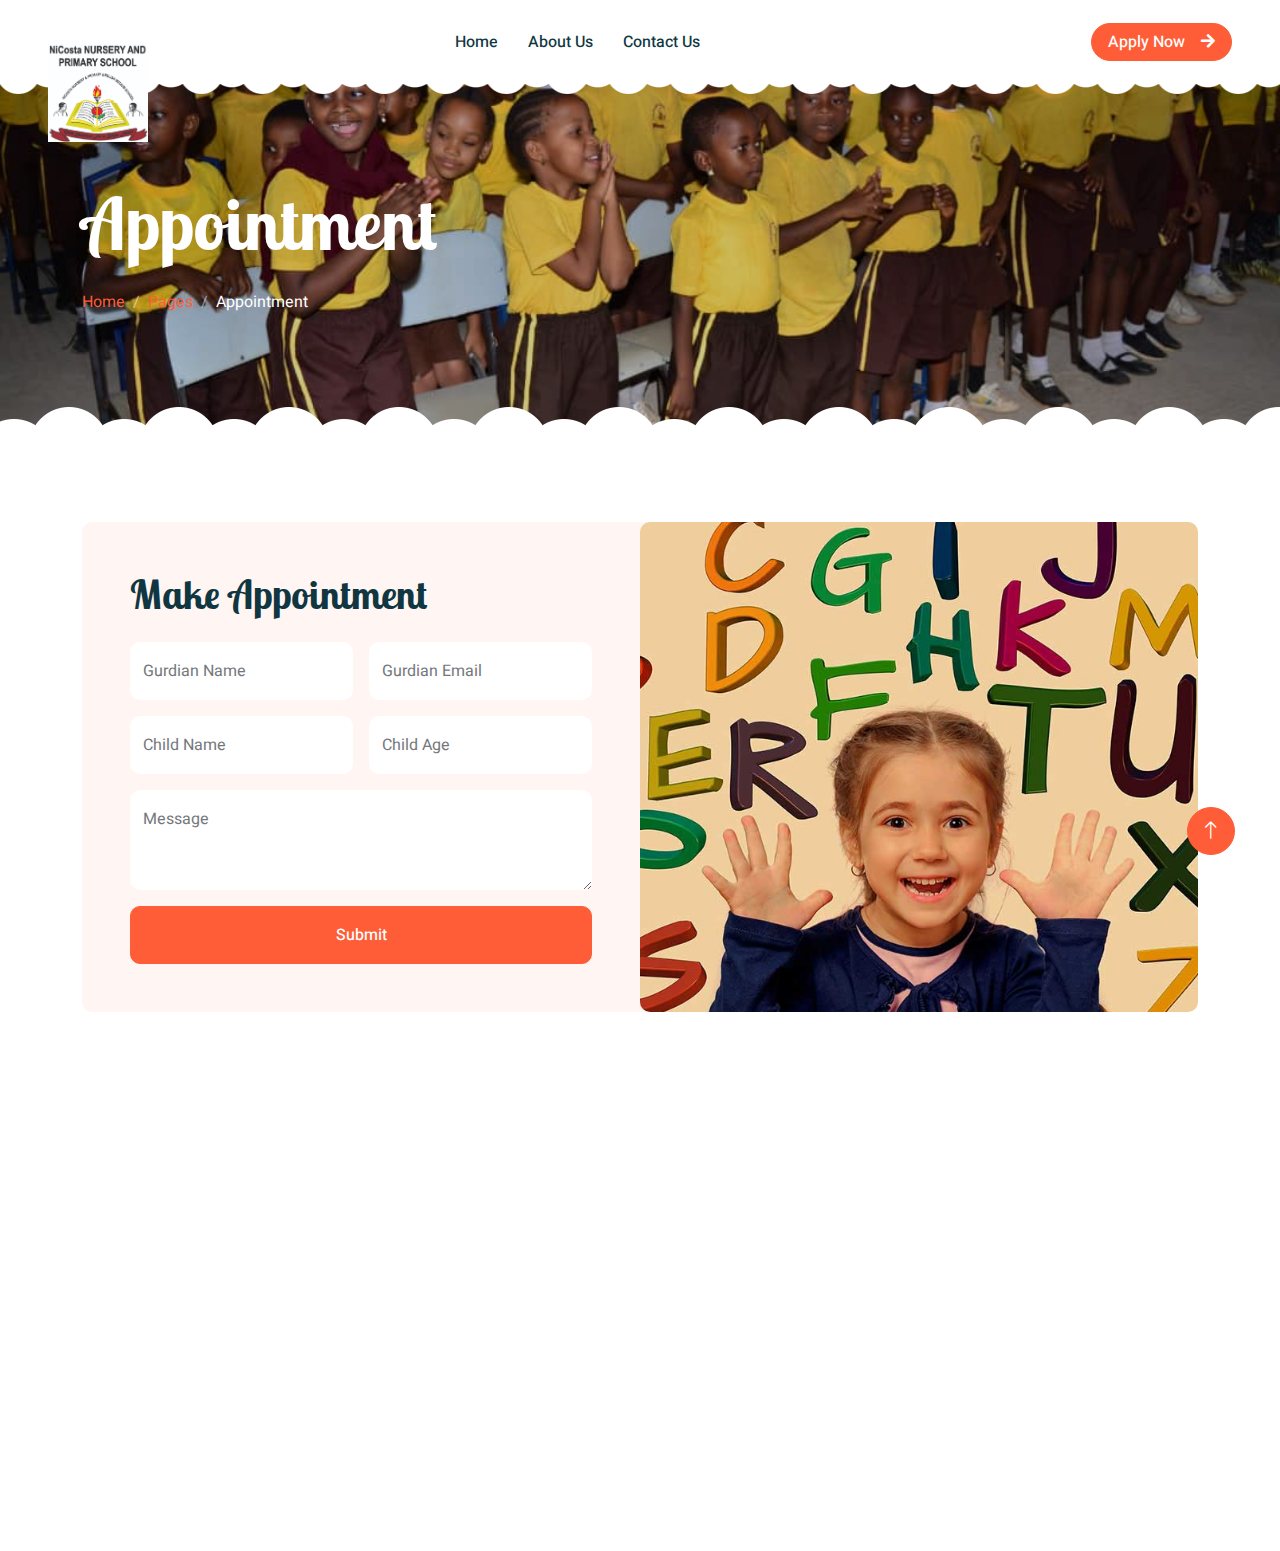
<file: appointment.html>
<!DOCTYPE html>
<html lang="en">

<head>
    <meta charset="utf-8">
    <title>Kider - Preschool Website Template</title>
    <meta content="width=device-width, initial-scale=1.0" name="viewport">
    <meta content="" name="keywords">
    <meta content="" name="description">

    <!-- Favicon -->
    <link href="img/favicon.ico" rel="icon">

    <!-- Google Web Fonts -->
    <link rel="preconnect" href="https://fonts.googleapis.com">
    <link rel="preconnect" href="https://fonts.gstatic.com" crossorigin>
    <link href="https://fonts.googleapis.com/css2?family=Heebo:wght@400;500;600&family=Inter:wght@600&family=Lobster+Two:wght@700&display=swap" rel="stylesheet">
    
    <!-- Icon Font Stylesheet -->
    <link href="https://cdnjs.cloudflare.com/ajax/libs/font-awesome/5.10.0/css/all.min.css" rel="stylesheet">
    <link href="https://cdn.jsdelivr.net/npm/bootstrap-icons@1.4.1/font/bootstrap-icons.css" rel="stylesheet">

    <!-- Libraries Stylesheet -->
    <link href="lib/animate/animate.min.css" rel="stylesheet">
    <link href="lib/owlcarousel/assets/owl.carousel.min.css" rel="stylesheet">

    <!-- Customized Bootstrap Stylesheet -->
    <link href="css/bootstrap.min.css" rel="stylesheet">

    <!-- Template Stylesheet -->
    <link href="css/style.css" rel="stylesheet">
</head>

<body>
    <div class="container-xxl bg-white p-0">
        <!-- Spinner Start -->
        <div id="spinner" class="show bg-white position-fixed translate-middle w-100 vh-100 top-50 start-50 d-flex align-items-center justify-content-center">
            <div class="spinner-border text-primary" style="width: 3rem; height: 3rem;" role="status">
                <span class="sr-only">Loading...</span>
            </div>
        </div>
        <!-- Spinner End -->


        <!-- Navbar Start -->
        <nav class="navbar navbar-expand-lg bg-white navbar-light sticky-top px-4 px-lg-5 py-lg-0">
            <a href="index.html" class="navbar-brand">
                <img src="img/logo.jpg" alt="Logo" class="logo">
            </a>
            <button type="button" class="navbar-toggler" data-bs-toggle="collapse" data-bs-target="#navbarCollapse">
                <span class="navbar-toggler-icon"></span>
            </button>
            <div class="collapse navbar-collapse" id="navbarCollapse">
                <div class="navbar-nav mx-auto">
                    <a href="index.html" class="nav-item nav-link">Home</a>
                    <a href="about.html" class="nav-item nav-link">About Us</a>
                   
                    <a href="contact.html" class="nav-item nav-link">Contact Us</a>
                </div>
                <a href="" class="btn btn-primary rounded-pill px-3 d-none d-lg-block">Apply Now<i class="fa fa-arrow-right ms-3"></i></a>
            </div>
        </nav>
        <!-- Navbar End -->


        <!-- Page Header End -->
        <div class="container-xxl py-5 page-header position-relative mb-5">
            <div class="container py-5">
                <h1 class="display-2 text-white animated slideInDown mb-4">Appointment</h1>
                <nav aria-label="breadcrumb animated slideInDown">
                    <ol class="breadcrumb">
                        <li class="breadcrumb-item"><a href="#">Home</a></li>
                        <li class="breadcrumb-item"><a href="#">Pages</a></li>
                        <li class="breadcrumb-item text-white active" aria-current="page">Appointment</li>
                    </ol>
                </nav>
            </div>
        </div>
        <!-- Page Header End -->


        <!-- Appointment Start -->
        <div class="container-xxl py-5">
            <div class="container">
                <div class="bg-light rounded">
                    <div class="row g-0">
                        <div class="col-lg-6 wow fadeIn" data-wow-delay="0.1s">
                            <div class="h-100 d-flex flex-column justify-content-center p-5">
                                <h1 class="mb-4">Make Appointment</h1>
                                <form>
                                    <div class="row g-3">
                                        <div class="col-sm-6">
                                            <div class="form-floating">
                                                <input type="text" class="form-control border-0" id="gname" placeholder="Gurdian Name">
                                                <label for="gname">Gurdian Name</label>
                                            </div>
                                        </div>
                                        <div class="col-sm-6">
                                            <div class="form-floating">
                                                <input type="email" class="form-control border-0" id="gmail" placeholder="Gurdian Email">
                                                <label for="gmail">Gurdian Email</label>
                                            </div>
                                        </div>
                                        <div class="col-sm-6">
                                            <div class="form-floating">
                                                <input type="text" class="form-control border-0" id="cname" placeholder="Child Name">
                                                <label for="cname">Child Name</label>
                                            </div>
                                        </div>
                                        <div class="col-sm-6">
                                            <div class="form-floating">
                                                <input type="text" class="form-control border-0" id="cage" placeholder="Child Age">
                                                <label for="cage">Child Age</label>
                                            </div>
                                        </div>
                                        <div class="col-12">
                                            <div class="form-floating">
                                                <textarea class="form-control border-0" placeholder="Leave a message here" id="message" style="height: 100px"></textarea>
                                                <label for="message">Message</label>
                                            </div>
                                        </div>
                                        <div class="col-12">
                                            <button class="btn btn-primary w-100 py-3" type="submit">Submit</button>
                                        </div>
                                    </div>
                                </form>
                            </div>
                        </div>
                        <div class="col-lg-6 wow fadeIn" data-wow-delay="0.5s" style="min-height: 400px;">
                            <div class="position-relative h-100">
                                <img class="position-absolute w-100 h-100 rounded" src="img/appointment.jpg" style="object-fit: cover;">
                            </div>
                        </div>
                    </div>
                </div>
            </div>
        </div>
        <!-- Appointment End -->


        <!-- Footer Start -->
        <div class="container-fluid bg-dark text-white-50 footer pt-5 mt-5 wow fadeIn" data-wow-delay="0.1s">
            <div class="container py-5">
                <div class="row g-5">
                    <div class="col-lg-3 col-md-6">
                        <h3 class="text-white mb-4">Get In Touch</h3>
                        <p class="mb-2"><i class="fa fa-map-marker-alt me-3"></i>123 Street, New York, USA</p>
                        <p class="mb-2"><i class="fa fa-phone-alt me-3"></i>+012 345 67890</p>
                        <p class="mb-2"><i class="fa fa-envelope me-3"></i>info@example.com</p>
                        <div class="d-flex pt-2">
                            <a class="btn btn-outline-light btn-social" href=""><i class="fab fa-twitter"></i></a>
                            <a class="btn btn-outline-light btn-social" href=""><i class="fab fa-facebook-f"></i></a>
                            <a class="btn btn-outline-light btn-social" href=""><i class="fab fa-youtube"></i></a>
                            <a class="btn btn-outline-light btn-social" href=""><i class="fab fa-linkedin-in"></i></a>
                        </div>
                    </div>
                    <div class="col-lg-3 col-md-6">
                        <h3 class="text-white mb-4">Quick Links</h3>
                        <a class="btn btn-link text-white-50" href="">About Us</a>
                        <a class="btn btn-link text-white-50" href="">Contact Us</a>
                        <a class="btn btn-link text-white-50" href="">Our Services</a>
                        <a class="btn btn-link text-white-50" href="">Privacy Policy</a>
                        <a class="btn btn-link text-white-50" href="">Terms & Condition</a>
                    </div>
                    <div class="col-lg-3 col-md-6">
                        <h3 class="text-white mb-4">Photo Gallery</h3>
                        <div class="row g-2 pt-2">
                            <div class="col-4">
                                <img class="img-fluid rounded bg-light p-1" src="img/classes-1.jpg" alt="">
                            </div>
                            <div class="col-4">
                                <img class="img-fluid rounded bg-light p-1" src="img/classes-2.jpg" alt="">
                            </div>
                            <div class="col-4">
                                <img class="img-fluid rounded bg-light p-1" src="img/classes-3.jpg" alt="">
                            </div>
                            <div class="col-4">
                                <img class="img-fluid rounded bg-light p-1" src="img/classes-4.jpg" alt="">
                            </div>
                            <div class="col-4">
                                <img class="img-fluid rounded bg-light p-1" src="img/classes-5.jpg" alt="">
                            </div>
                            <div class="col-4">
                                <img class="img-fluid rounded bg-light p-1" src="img/classes-6.jpg" alt="">
                            </div>
                        </div>
                    </div>
                    <div class="col-lg-3 col-md-6">
                        <h3 class="text-white mb-4">Newsletter</h3>
                        <p>Dolor amet sit justo amet elitr clita ipsum elitr est.</p>
                        <div class="position-relative mx-auto" style="max-width: 400px;">
                            <input class="form-control bg-transparent w-100 py-3 ps-4 pe-5" type="text" placeholder="Your email">
                            <button type="button" class="btn btn-primary py-2 position-absolute top-0 end-0 mt-2 me-2">SignUp</button>
                        </div>
                    </div>
                </div>
            </div>
            <div class="container">
                <div class="copyright">
                    <div class="row">
                        <div class="col-md-6 text-center text-md-start mb-3 mb-md-0">
                            &copy; <a class="border-bottom" href="#">Your Site Name</a>, All Right Reserved. 
							
							<!--/*** This template is free as long as you keep the footer author’s credit link/attribution link/backlink. If you'd like to use the template without the footer author’s credit link/attribution link/backlink, you can purchase the Credit Removal License from "https://htmlcodex.com/credit-removal". Thank you for your support. ***/-->
							Designed By <a class="border-bottom" href="https://htmlcodex.com">HTML Codex</a>
                        </div>
                        <div class="col-md-6 text-center text-md-end">
                            <div class="footer-menu">
                                <a href="">Home</a>
                                <a href="">Cookies</a>
                                <a href="">Help</a>
                                <a href="">FQAs</a>
                            </div>
                        </div>
                    </div>
                </div>
            </div>
        </div>
        <!-- Footer End -->


        <!-- Back to Top -->
        <a href="#" class="btn btn-lg btn-primary btn-lg-square back-to-top"><i class="bi bi-arrow-up"></i></a>
    </div>

    <!-- JavaScript Libraries -->
    <script src="https://code.jquery.com/jquery-3.4.1.min.js"></script>
    <script src="https://cdn.jsdelivr.net/npm/bootstrap@5.0.0/dist/js/bootstrap.bundle.min.js"></script>
    <script src="lib/wow/wow.min.js"></script>
    <script src="lib/easing/easing.min.js"></script>
    <script src="lib/waypoints/waypoints.min.js"></script>
    <script src="lib/owlcarousel/owl.carousel.min.js"></script>

    <!-- Template Javascript -->
    <script src="js/main.js"></script>
</body>

</html>
</file>
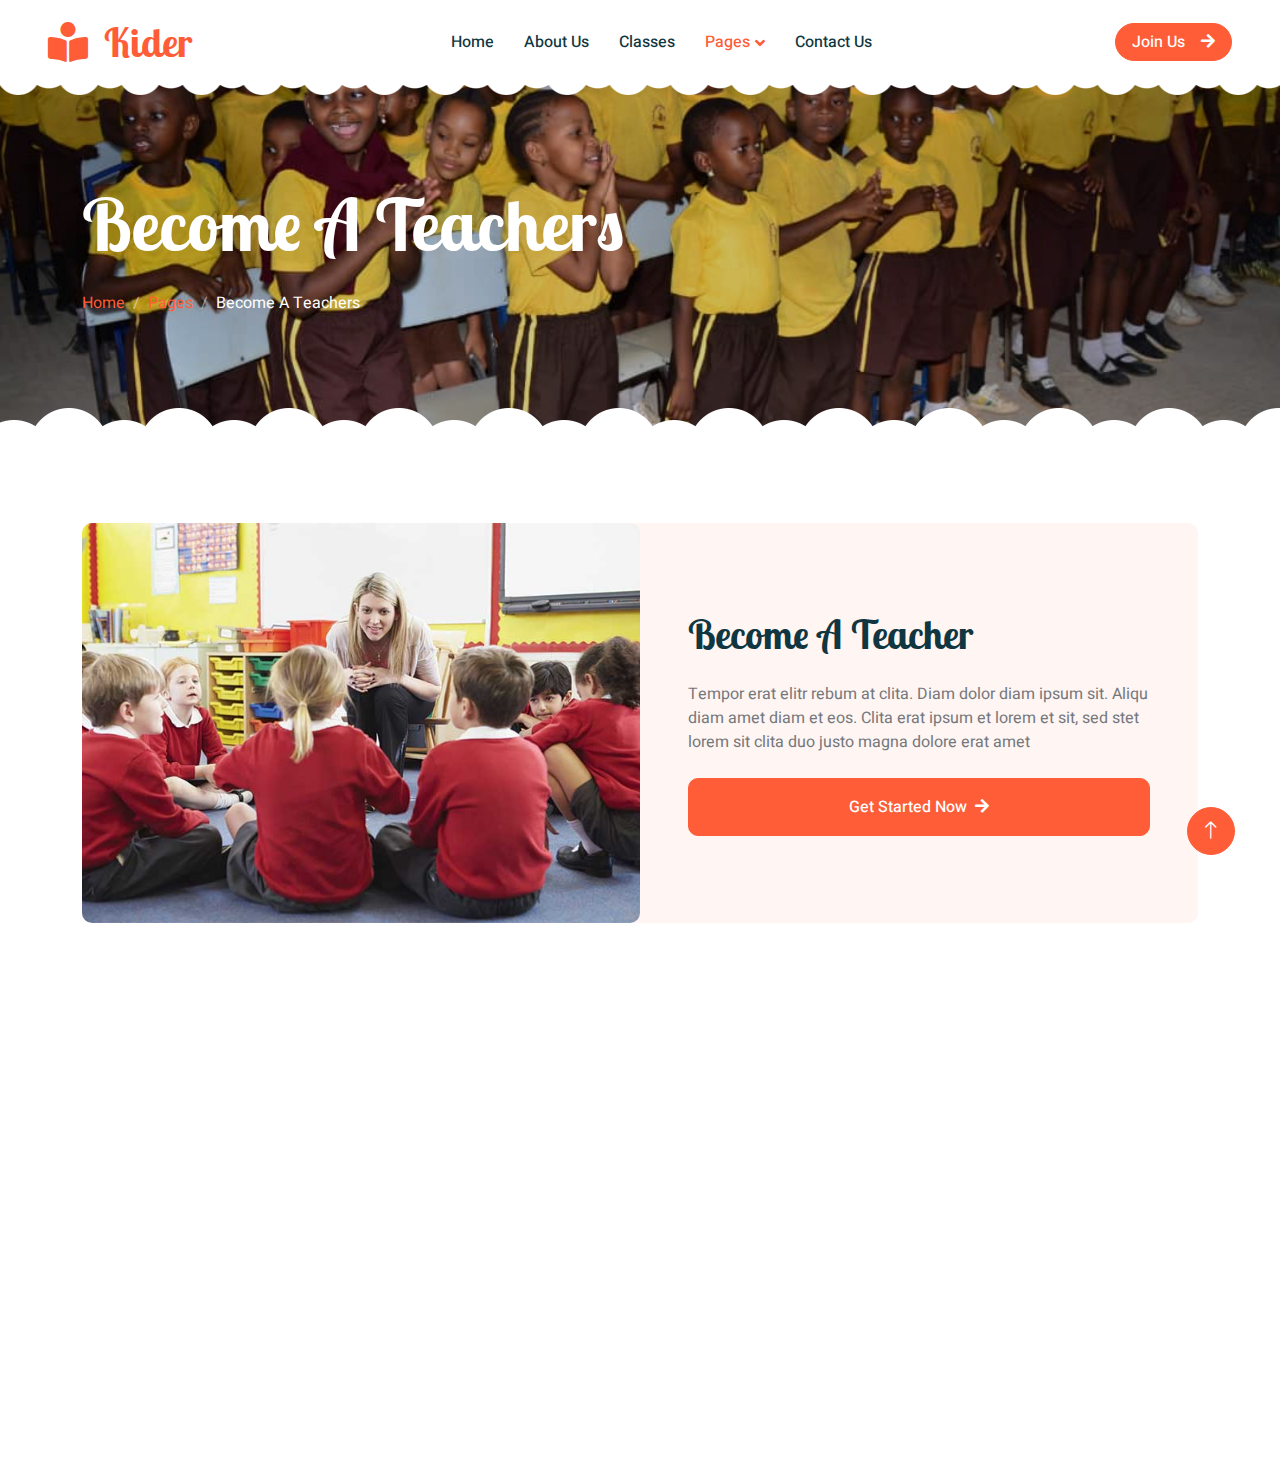
<file: call-to-action.html>
<!DOCTYPE html>
<html lang="en">

<head>
    <meta charset="utf-8">
    <title>Kider - Preschool Website Template</title>
    <meta content="width=device-width, initial-scale=1.0" name="viewport">
    <meta content="" name="keywords">
    <meta content="" name="description">

    <!-- Favicon -->
    <link href="img/favicon.ico" rel="icon">

    <!-- Google Web Fonts -->
    <link rel="preconnect" href="https://fonts.googleapis.com">
    <link rel="preconnect" href="https://fonts.gstatic.com" crossorigin>
    <link href="https://fonts.googleapis.com/css2?family=Heebo:wght@400;500;600&family=Inter:wght@600&family=Lobster+Two:wght@700&display=swap" rel="stylesheet">
    
    <!-- Icon Font Stylesheet -->
    <link href="https://cdnjs.cloudflare.com/ajax/libs/font-awesome/5.10.0/css/all.min.css" rel="stylesheet">
    <link href="https://cdn.jsdelivr.net/npm/bootstrap-icons@1.4.1/font/bootstrap-icons.css" rel="stylesheet">

    <!-- Libraries Stylesheet -->
    <link href="lib/animate/animate.min.css" rel="stylesheet">
    <link href="lib/owlcarousel/assets/owl.carousel.min.css" rel="stylesheet">

    <!-- Customized Bootstrap Stylesheet -->
    <link href="css/bootstrap.min.css" rel="stylesheet">

    <!-- Template Stylesheet -->
    <link href="css/style.css" rel="stylesheet">
</head>

<body>
    <div class="container-xxl bg-white p-0">
        <!-- Spinner Start -->
        <div id="spinner" class="show bg-white position-fixed translate-middle w-100 vh-100 top-50 start-50 d-flex align-items-center justify-content-center">
            <div class="spinner-border text-primary" style="width: 3rem; height: 3rem;" role="status">
                <span class="sr-only">Loading...</span>
            </div>
        </div>
        <!-- Spinner End -->


        <!-- Navbar Start -->
        <nav class="navbar navbar-expand-lg bg-white navbar-light sticky-top px-4 px-lg-5 py-lg-0">
            <a href="index.html" class="navbar-brand">
                <h1 class="m-0 text-primary"><i class="fa fa-book-reader me-3"></i>Kider</h1>
            </a>
            <button type="button" class="navbar-toggler" data-bs-toggle="collapse" data-bs-target="#navbarCollapse">
                <span class="navbar-toggler-icon"></span>
            </button>
            <div class="collapse navbar-collapse" id="navbarCollapse">
                <div class="navbar-nav mx-auto">
                    <a href="index.html" class="nav-item nav-link">Home</a>
                    <a href="about.html" class="nav-item nav-link">About Us</a>
                    <a href="classes.html" class="nav-item nav-link">Classes</a>
                    <div class="nav-item dropdown">
                        <a href="#" class="nav-link dropdown-toggle active" data-bs-toggle="dropdown">Pages</a>
                        <div class="dropdown-menu rounded-0 rounded-bottom border-0 shadow-sm m-0">
                            <a href="facility.html" class="dropdown-item">School Facilities</a>
                            <a href="team.html" class="dropdown-item">Popular Teachers</a>
                            <a href="call-to-action.html" class="dropdown-item active">Become A Teachers</a>
                            <a href="appointment.html" class="dropdown-item">Make Appointment</a>
                            <a href="testimonial.html" class="dropdown-item">Testimonial</a>
                            <a href="404.html" class="dropdown-item">404 Error</a>
                        </div>
                    </div>
                    <a href="contact.html" class="nav-item nav-link">Contact Us</a>
                </div>
                <a href="" class="btn btn-primary rounded-pill px-3 d-none d-lg-block">Join Us<i class="fa fa-arrow-right ms-3"></i></a>
            </div>
        </nav>
        <!-- Navbar End -->


        <!-- Page Header End -->
        <div class="container-xxl py-5 page-header position-relative mb-5">
            <div class="container py-5">
                <h1 class="display-2 text-white animated slideInDown mb-4">Become A Teachers</h1>
                <nav aria-label="breadcrumb animated slideInDown">
                    <ol class="breadcrumb">
                        <li class="breadcrumb-item"><a href="#">Home</a></li>
                        <li class="breadcrumb-item"><a href="#">Pages</a></li>
                        <li class="breadcrumb-item text-white active" aria-current="page">Become A Teachers</li>
                    </ol>
                </nav>
            </div>
        </div>
        <!-- Page Header End -->


        <!-- Call To Action Start -->
        <div class="container-xxl py-5">
            <div class="container">
                <div class="bg-light rounded">
                    <div class="row g-0">
                        <div class="col-lg-6 wow fadeIn" data-wow-delay="0.1s" style="min-height: 400px;">
                            <div class="position-relative h-100">
                                <img class="position-absolute w-100 h-100 rounded" src="img/call-to-action.jpg" style="object-fit: cover;">
                            </div>
                        </div>
                        <div class="col-lg-6 wow fadeIn" data-wow-delay="0.5s">
                            <div class="h-100 d-flex flex-column justify-content-center p-5">
                                <h1 class="mb-4">Become A Teacher</h1>
                                <p class="mb-4">Tempor erat elitr rebum at clita. Diam dolor diam ipsum sit. Aliqu diam amet diam et eos.
                                    Clita erat ipsum et lorem et sit, sed stet lorem sit clita duo justo magna dolore erat amet
                                </p>
                                <a class="btn btn-primary py-3 px-5" href="">Get Started Now<i class="fa fa-arrow-right ms-2"></i></a>
                            </div>
                        </div>
                    </div>
                </div>
            </div>
        </div>
        <!-- Call To Action End -->


        <!-- Footer Start -->
        <div class="container-fluid bg-dark text-white-50 footer pt-5 mt-5 wow fadeIn" data-wow-delay="0.1s">
            <div class="container py-5">
                <div class="row g-5">
                    <div class="col-lg-3 col-md-6">
                        <h3 class="text-white mb-4">Get In Touch</h3>
                        <p class="mb-2"><i class="fa fa-map-marker-alt me-3"></i>123 Street, New York, USA</p>
                        <p class="mb-2"><i class="fa fa-phone-alt me-3"></i>+012 345 67890</p>
                        <p class="mb-2"><i class="fa fa-envelope me-3"></i>info@example.com</p>
                        <div class="d-flex pt-2">
                            <a class="btn btn-outline-light btn-social" href=""><i class="fab fa-twitter"></i></a>
                            <a class="btn btn-outline-light btn-social" href=""><i class="fab fa-facebook-f"></i></a>
                            <a class="btn btn-outline-light btn-social" href=""><i class="fab fa-youtube"></i></a>
                            <a class="btn btn-outline-light btn-social" href=""><i class="fab fa-linkedin-in"></i></a>
                        </div>
                    </div>
                    <div class="col-lg-3 col-md-6">
                        <h3 class="text-white mb-4">Quick Links</h3>
                        <a class="btn btn-link text-white-50" href="">About Us</a>
                        <a class="btn btn-link text-white-50" href="">Contact Us</a>
                        <a class="btn btn-link text-white-50" href="">Our Services</a>
                        <a class="btn btn-link text-white-50" href="">Privacy Policy</a>
                        <a class="btn btn-link text-white-50" href="">Terms & Condition</a>
                    </div>
                    <div class="col-lg-3 col-md-6">
                        <h3 class="text-white mb-4">Photo Gallery</h3>
                        <div class="row g-2 pt-2">
                            <div class="col-4">
                                <img class="img-fluid rounded bg-light p-1" src="img/classes-1.jpg" alt="">
                            </div>
                            <div class="col-4">
                                <img class="img-fluid rounded bg-light p-1" src="img/classes-2.jpg" alt="">
                            </div>
                            <div class="col-4">
                                <img class="img-fluid rounded bg-light p-1" src="img/classes-3.jpg" alt="">
                            </div>
                            <div class="col-4">
                                <img class="img-fluid rounded bg-light p-1" src="img/classes-4.jpg" alt="">
                            </div>
                            <div class="col-4">
                                <img class="img-fluid rounded bg-light p-1" src="img/classes-5.jpg" alt="">
                            </div>
                            <div class="col-4">
                                <img class="img-fluid rounded bg-light p-1" src="img/classes-6.jpg" alt="">
                            </div>
                        </div>
                    </div>
                    <div class="col-lg-3 col-md-6">
                        <h3 class="text-white mb-4">Newsletter</h3>
                        <p>Dolor amet sit justo amet elitr clita ipsum elitr est.</p>
                        <div class="position-relative mx-auto" style="max-width: 400px;">
                            <input class="form-control bg-transparent w-100 py-3 ps-4 pe-5" type="text" placeholder="Your email">
                            <button type="button" class="btn btn-primary py-2 position-absolute top-0 end-0 mt-2 me-2">SignUp</button>
                        </div>
                    </div>
                </div>
            </div>
            <div class="container">
                <div class="copyright">
                    <div class="row">
                        <div class="col-md-6 text-center text-md-start mb-3 mb-md-0">
                            &copy; <a class="border-bottom" href="#">Your Site Name</a>, All Right Reserved. 
							
							<!--/*** This template is free as long as you keep the footer author’s credit link/attribution link/backlink. If you'd like to use the template without the footer author’s credit link/attribution link/backlink, you can purchase the Credit Removal License from "https://htmlcodex.com/credit-removal". Thank you for your support. ***/-->
							Designed By <a class="border-bottom" href="https://htmlcodex.com">HTML Codex</a>
                        </div>
                        <div class="col-md-6 text-center text-md-end">
                            <div class="footer-menu">
                                <a href="">Home</a>
                                <a href="">Cookies</a>
                                <a href="">Help</a>
                                <a href="">FQAs</a>
                            </div>
                        </div>
                    </div>
                </div>
            </div>
        </div>
        <!-- Footer End -->


        <!-- Back to Top -->
        <a href="#" class="btn btn-lg btn-primary btn-lg-square back-to-top"><i class="bi bi-arrow-up"></i></a>
    </div>

    <!-- JavaScript Libraries -->
    <script src="https://code.jquery.com/jquery-3.4.1.min.js"></script>
    <script src="https://cdn.jsdelivr.net/npm/bootstrap@5.0.0/dist/js/bootstrap.bundle.min.js"></script>
    <script src="lib/wow/wow.min.js"></script>
    <script src="lib/easing/easing.min.js"></script>
    <script src="lib/waypoints/waypoints.min.js"></script>
    <script src="lib/owlcarousel/owl.carousel.min.js"></script>

    <!-- Template Javascript -->
    <script src="js/main.js"></script>
</body>

</html>
</file>
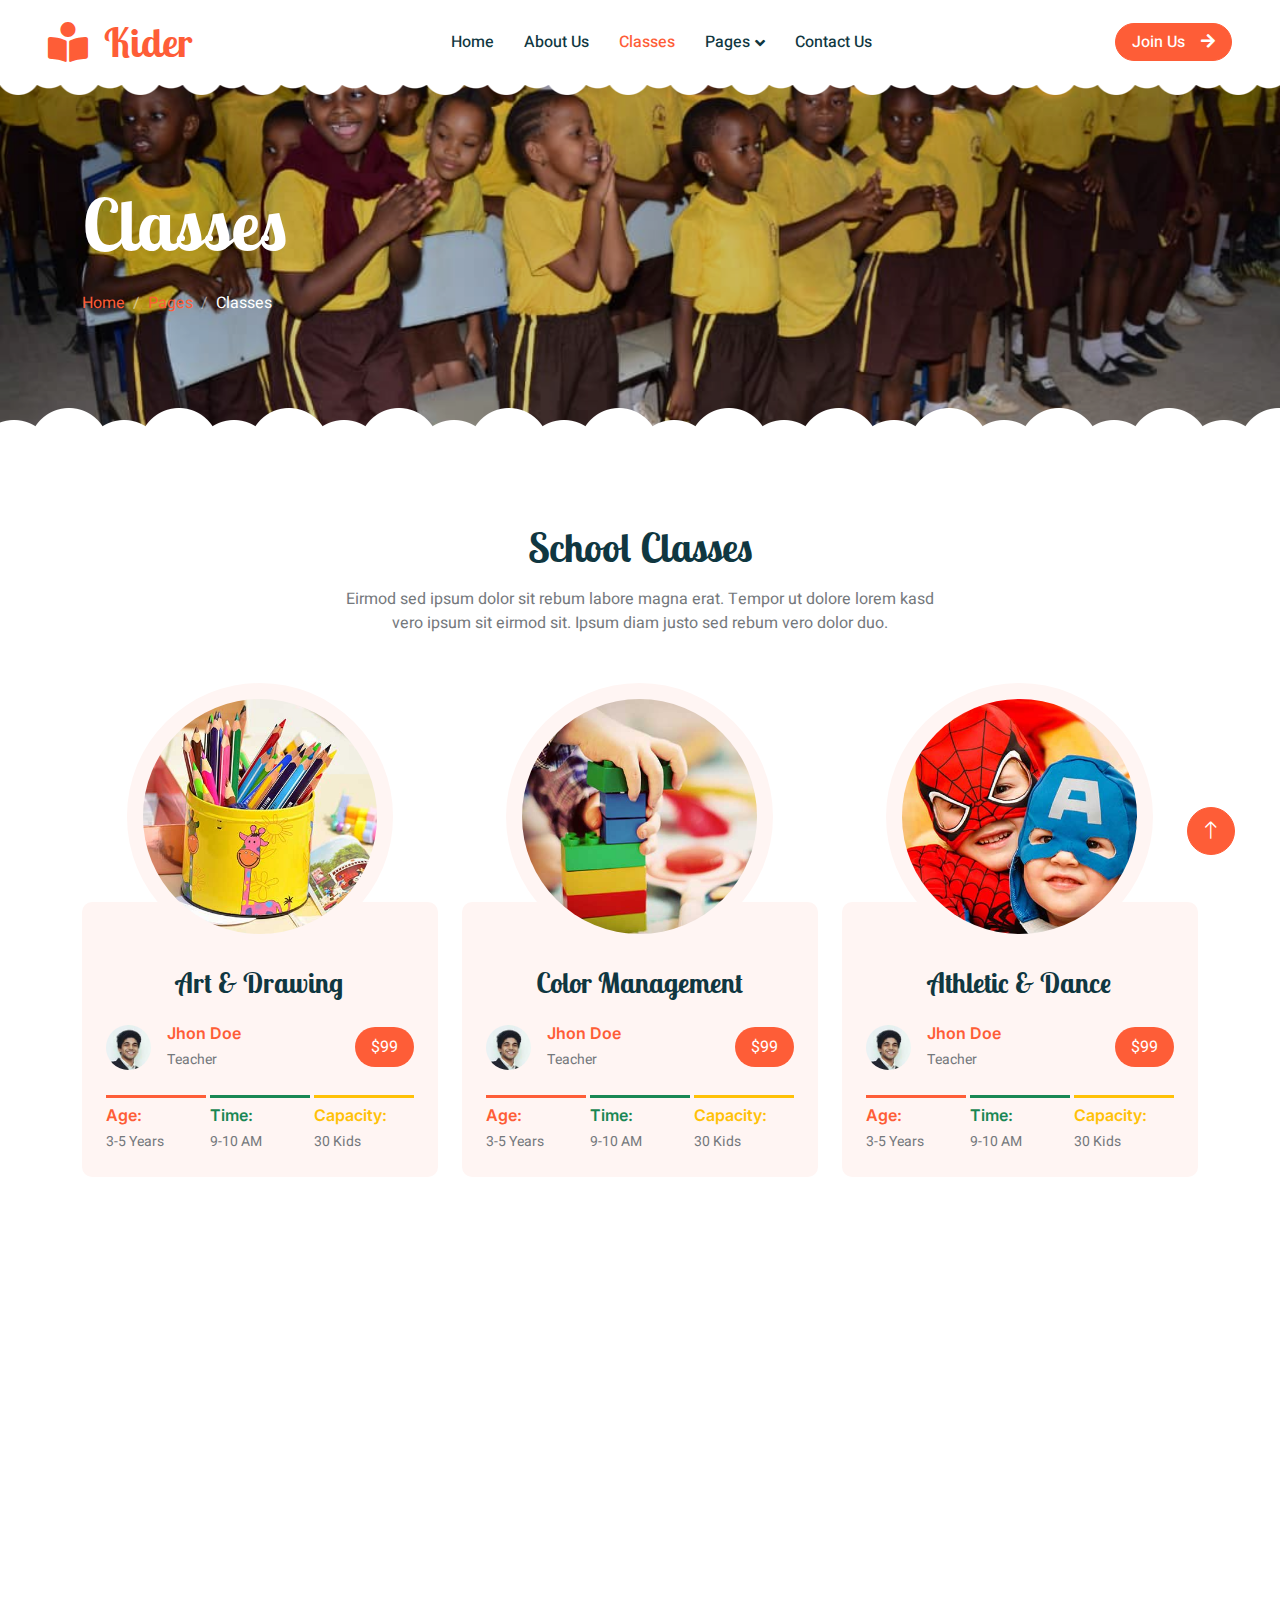
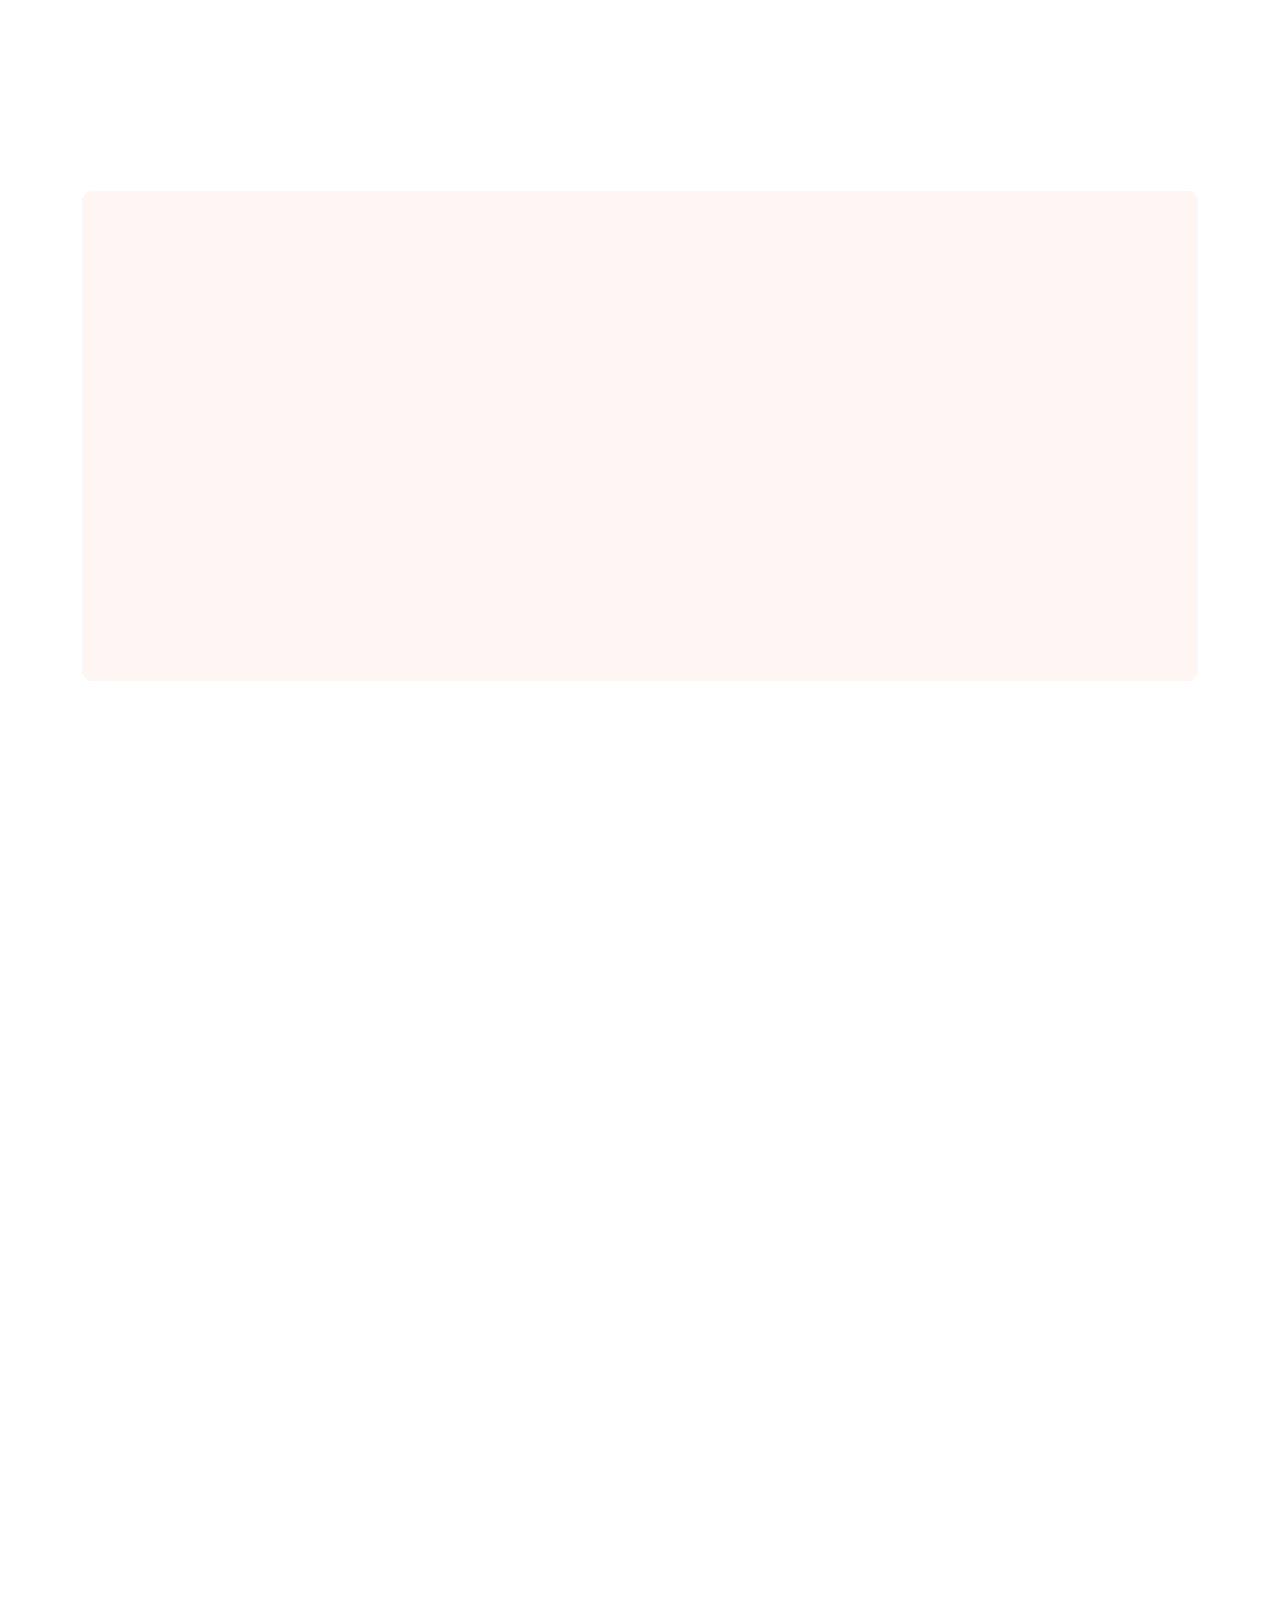
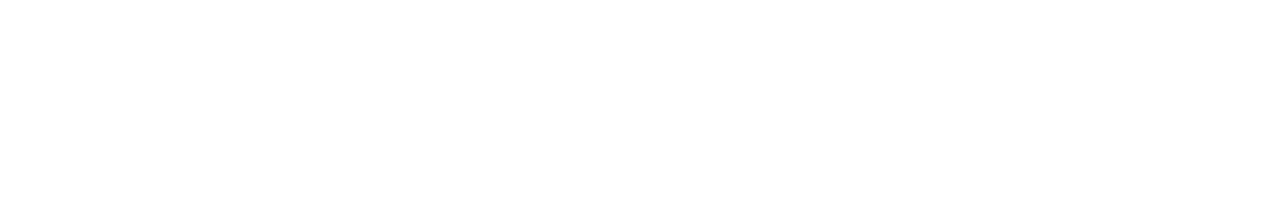
<file: classes.html>
<!DOCTYPE html>
<html lang="en">

<head>
    <meta charset="utf-8">
    <title>Kider - Preschool Website Template</title>
    <meta content="width=device-width, initial-scale=1.0" name="viewport">
    <meta content="" name="keywords">
    <meta content="" name="description">

    <!-- Favicon -->
    <link href="img/favicon.ico" rel="icon">

    <!-- Google Web Fonts -->
    <link rel="preconnect" href="https://fonts.googleapis.com">
    <link rel="preconnect" href="https://fonts.gstatic.com" crossorigin>
    <link href="https://fonts.googleapis.com/css2?family=Heebo:wght@400;500;600&family=Inter:wght@600&family=Lobster+Two:wght@700&display=swap" rel="stylesheet">
    
    <!-- Icon Font Stylesheet -->
    <link href="https://cdnjs.cloudflare.com/ajax/libs/font-awesome/5.10.0/css/all.min.css" rel="stylesheet">
    <link href="https://cdn.jsdelivr.net/npm/bootstrap-icons@1.4.1/font/bootstrap-icons.css" rel="stylesheet">

    <!-- Libraries Stylesheet -->
    <link href="lib/animate/animate.min.css" rel="stylesheet">
    <link href="lib/owlcarousel/assets/owl.carousel.min.css" rel="stylesheet">

    <!-- Customized Bootstrap Stylesheet -->
    <link href="css/bootstrap.min.css" rel="stylesheet">

    <!-- Template Stylesheet -->
    <link href="css/style.css" rel="stylesheet">
</head>

<body>
    <div class="container-xxl bg-white p-0">
        <!-- Spinner Start -->
        <div id="spinner" class="show bg-white position-fixed translate-middle w-100 vh-100 top-50 start-50 d-flex align-items-center justify-content-center">
            <div class="spinner-border text-primary" style="width: 3rem; height: 3rem;" role="status">
                <span class="sr-only">Loading...</span>
            </div>
        </div>
        <!-- Spinner End -->


        <!-- Navbar Start -->
        <nav class="navbar navbar-expand-lg bg-white navbar-light sticky-top px-4 px-lg-5 py-lg-0">
            <a href="index.html" class="navbar-brand">
                <h1 class="m-0 text-primary"><i class="fa fa-book-reader me-3"></i>Kider</h1>
            </a>
            <button type="button" class="navbar-toggler" data-bs-toggle="collapse" data-bs-target="#navbarCollapse">
                <span class="navbar-toggler-icon"></span>
            </button>
            <div class="collapse navbar-collapse" id="navbarCollapse">
                <div class="navbar-nav mx-auto">
                    <a href="index.html" class="nav-item nav-link">Home</a>
                    <a href="about.html" class="nav-item nav-link">About Us</a>
                    <a href="classes.html" class="nav-item nav-link active">Classes</a>
                    <div class="nav-item dropdown">
                        <a href="#" class="nav-link dropdown-toggle" data-bs-toggle="dropdown">Pages</a>
                        <div class="dropdown-menu rounded-0 rounded-bottom border-0 shadow-sm m-0">
                            <a href="facility.html" class="dropdown-item">School Facilities</a>
                            <a href="team.html" class="dropdown-item">Popular Teachers</a>
                            <a href="call-to-action.html" class="dropdown-item">Become A Teachers</a>
                            <a href="appointment.html" class="dropdown-item">Make Appointment</a>
                            <a href="testimonial.html" class="dropdown-item">Testimonial</a>
                            <a href="404.html" class="dropdown-item">404 Error</a>
                        </div>
                    </div>
                    <a href="contact.html" class="nav-item nav-link">Contact Us</a>
                </div>
                <a href="" class="btn btn-primary rounded-pill px-3 d-none d-lg-block">Join Us<i class="fa fa-arrow-right ms-3"></i></a>
            </div>
        </nav>
        <!-- Navbar End -->


        <!-- Page Header End -->
        <div class="container-xxl py-5 page-header position-relative mb-5">
            <div class="container py-5">
                <h1 class="display-2 text-white animated slideInDown mb-4">Classes</h1>
                <nav aria-label="breadcrumb animated slideInDown">
                    <ol class="breadcrumb">
                        <li class="breadcrumb-item"><a href="#">Home</a></li>
                        <li class="breadcrumb-item"><a href="#">Pages</a></li>
                        <li class="breadcrumb-item text-white active" aria-current="page">Classes</li>
                    </ol>
                </nav>
            </div>
        </div>
        <!-- Page Header End -->


        <!-- Classes Start -->
        <div class="container-xxl py-5">
            <div class="container">
                <div class="text-center mx-auto mb-5 wow fadeInUp" data-wow-delay="0.1s" style="max-width: 600px;">
                    <h1 class="mb-3">School Classes</h1>
                    <p>Eirmod sed ipsum dolor sit rebum labore magna erat. Tempor ut dolore lorem kasd vero ipsum sit eirmod sit. Ipsum diam justo sed rebum vero dolor duo.</p>
                </div>
                <div class="row g-4">
                    <div class="col-lg-4 col-md-6 wow fadeInUp" data-wow-delay="0.1s">
                        <div class="classes-item">
                            <div class="bg-light rounded-circle w-75 mx-auto p-3">
                                <img class="img-fluid rounded-circle" src="img/classes-1.jpg" alt="">
                            </div>
                            <div class="bg-light rounded p-4 pt-5 mt-n5">
                                <a class="d-block text-center h3 mt-3 mb-4" href="">Art & Drawing</a>
                                <div class="d-flex align-items-center justify-content-between mb-4">
                                    <div class="d-flex align-items-center">
                                        <img class="rounded-circle flex-shrink-0" src="img/user.jpg" alt="" style="width: 45px; height: 45px;">
                                        <div class="ms-3">
                                            <h6 class="text-primary mb-1">Jhon Doe</h6>
                                            <small>Teacher</small>
                                        </div>
                                    </div>
                                    <span class="bg-primary text-white rounded-pill py-2 px-3" href="">$99</span>
                                </div>
                                <div class="row g-1">
                                    <div class="col-4">
                                        <div class="border-top border-3 border-primary pt-2">
                                            <h6 class="text-primary mb-1">Age:</h6>
                                            <small>3-5 Years</small>
                                        </div>
                                    </div>
                                    <div class="col-4">
                                        <div class="border-top border-3 border-success pt-2">
                                            <h6 class="text-success mb-1">Time:</h6>
                                            <small>9-10 AM</small>
                                        </div>
                                    </div>
                                    <div class="col-4">
                                        <div class="border-top border-3 border-warning pt-2">
                                            <h6 class="text-warning mb-1">Capacity:</h6>
                                            <small>30 Kids</small>
                                        </div>
                                    </div>
                                </div>
                            </div>
                        </div>
                    </div>
                    <div class="col-lg-4 col-md-6 wow fadeInUp" data-wow-delay="0.3s">
                        <div class="classes-item">
                            <div class="bg-light rounded-circle w-75 mx-auto p-3">
                                <img class="img-fluid rounded-circle" src="img/classes-2.jpg" alt="">
                            </div>
                            <div class="bg-light rounded p-4 pt-5 mt-n5">
                                <a class="d-block text-center h3 mt-3 mb-4" href="">Color Management</a>
                                <div class="d-flex align-items-center justify-content-between mb-4">
                                    <div class="d-flex align-items-center">
                                        <img class="rounded-circle flex-shrink-0" src="img/user.jpg" alt="" style="width: 45px; height: 45px;">
                                        <div class="ms-3">
                                            <h6 class="text-primary mb-1">Jhon Doe</h6>
                                            <small>Teacher</small>
                                        </div>
                                    </div>
                                    <span class="bg-primary text-white rounded-pill py-2 px-3" href="">$99</span>
                                </div>
                                <div class="row g-1">
                                    <div class="col-4">
                                        <div class="border-top border-3 border-primary pt-2">
                                            <h6 class="text-primary mb-1">Age:</h6>
                                            <small>3-5 Years</small>
                                        </div>
                                    </div>
                                    <div class="col-4">
                                        <div class="border-top border-3 border-success pt-2">
                                            <h6 class="text-success mb-1">Time:</h6>
                                            <small>9-10 AM</small>
                                        </div>
                                    </div>
                                    <div class="col-4">
                                        <div class="border-top border-3 border-warning pt-2">
                                            <h6 class="text-warning mb-1">Capacity:</h6>
                                            <small>30 Kids</small>
                                        </div>
                                    </div>
                                </div>
                            </div>
                        </div>
                    </div>
                    <div class="col-lg-4 col-md-6 wow fadeInUp" data-wow-delay="0.5s">
                        <div class="classes-item">
                            <div class="bg-light rounded-circle w-75 mx-auto p-3">
                                <img class="img-fluid rounded-circle" src="img/classes-3.jpg" alt="">
                            </div>
                            <div class="bg-light rounded p-4 pt-5 mt-n5">
                                <a class="d-block text-center h3 mt-3 mb-4" href="">Athletic & Dance</a>
                                <div class="d-flex align-items-center justify-content-between mb-4">
                                    <div class="d-flex align-items-center">
                                        <img class="rounded-circle flex-shrink-0" src="img/user.jpg" alt="" style="width: 45px; height: 45px;">
                                        <div class="ms-3">
                                            <h6 class="text-primary mb-1">Jhon Doe</h6>
                                            <small>Teacher</small>
                                        </div>
                                    </div>
                                    <span class="bg-primary text-white rounded-pill py-2 px-3" href="">$99</span>
                                </div>
                                <div class="row g-1">
                                    <div class="col-4">
                                        <div class="border-top border-3 border-primary pt-2">
                                            <h6 class="text-primary mb-1">Age:</h6>
                                            <small>3-5 Years</small>
                                        </div>
                                    </div>
                                    <div class="col-4">
                                        <div class="border-top border-3 border-success pt-2">
                                            <h6 class="text-success mb-1">Time:</h6>
                                            <small>9-10 AM</small>
                                        </div>
                                    </div>
                                    <div class="col-4">
                                        <div class="border-top border-3 border-warning pt-2">
                                            <h6 class="text-warning mb-1">Capacity:</h6>
                                            <small>30 Kids</small>
                                        </div>
                                    </div>
                                </div>
                            </div>
                        </div>
                    </div>
                    <div class="col-lg-4 col-md-6 wow fadeInUp" data-wow-delay="0.1s">
                        <div class="classes-item">
                            <div class="bg-light rounded-circle w-75 mx-auto p-3">
                                <img class="img-fluid rounded-circle" src="img/classes-4.jpg" alt="">
                            </div>
                            <div class="bg-light rounded p-4 pt-5 mt-n5">
                                <a class="d-block text-center h3 mt-3 mb-4" href="">Language & Speaking</a>
                                <div class="d-flex align-items-center justify-content-between mb-4">
                                    <div class="d-flex align-items-center">
                                        <img class="rounded-circle flex-shrink-0" src="img/user.jpg" alt="" style="width: 45px; height: 45px;">
                                        <div class="ms-3">
                                            <h6 class="text-primary mb-1">Jhon Doe</h6>
                                            <small>Teacher</small>
                                        </div>
                                    </div>
                                    <span class="bg-primary text-white rounded-pill py-2 px-3" href="">$99</span>
                                </div>
                                <div class="row g-1">
                                    <div class="col-4">
                                        <div class="border-top border-3 border-primary pt-2">
                                            <h6 class="text-primary mb-1">Age:</h6>
                                            <small>3-5 Years</small>
                                        </div>
                                    </div>
                                    <div class="col-4">
                                        <div class="border-top border-3 border-success pt-2">
                                            <h6 class="text-success mb-1">Time:</h6>
                                            <small>9-10 AM</small>
                                        </div>
                                    </div>
                                    <div class="col-4">
                                        <div class="border-top border-3 border-warning pt-2">
                                            <h6 class="text-warning mb-1">Capacity:</h6>
                                            <small>30 Kids</small>
                                        </div>
                                    </div>
                                </div>
                            </div>
                        </div>
                    </div>
                    <div class="col-lg-4 col-md-6 wow fadeInUp" data-wow-delay="0.3s">
                        <div class="classes-item">
                            <div class="bg-light rounded-circle w-75 mx-auto p-3">
                                <img class="img-fluid rounded-circle" src="img/classes-5.jpg" alt="">
                            </div>
                            <div class="bg-light rounded p-4 pt-5 mt-n5">
                                <a class="d-block text-center h3 mt-3 mb-4" href="">Religion & History</a>
                                <div class="d-flex align-items-center justify-content-between mb-4">
                                    <div class="d-flex align-items-center">
                                        <img class="rounded-circle flex-shrink-0" src="img/user.jpg" alt="" style="width: 45px; height: 45px;">
                                        <div class="ms-3">
                                            <h6 class="text-primary mb-1">Jhon Doe</h6>
                                            <small>Teacher</small>
                                        </div>
                                    </div>
                                    <span class="bg-primary text-white rounded-pill py-2 px-3" href="">$99</span>
                                </div>
                                <div class="row g-1">
                                    <div class="col-4">
                                        <div class="border-top border-3 border-primary pt-2">
                                            <h6 class="text-primary mb-1">Age:</h6>
                                            <small>3-5 Years</small>
                                        </div>
                                    </div>
                                    <div class="col-4">
                                        <div class="border-top border-3 border-success pt-2">
                                            <h6 class="text-success mb-1">Time:</h6>
                                            <small>9-10 AM</small>
                                        </div>
                                    </div>
                                    <div class="col-4">
                                        <div class="border-top border-3 border-warning pt-2">
                                            <h6 class="text-warning mb-1">Capacity:</h6>
                                            <small>30 Kids</small>
                                        </div>
                                    </div>
                                </div>
                            </div>
                        </div>
                    </div>
                    <div class="col-lg-4 col-md-6 wow fadeInUp" data-wow-delay="0.5s">
                        <div class="classes-item">
                            <div class="bg-light rounded-circle w-75 mx-auto p-3">
                                <img class="img-fluid rounded-circle" src="img/classes-6.jpg" alt="">
                            </div>
                            <div class="bg-light rounded p-4 pt-5 mt-n5">
                                <a class="d-block text-center h3 mt-3 mb-4" href="">General Knowledge</a>
                                <div class="d-flex align-items-center justify-content-between mb-4">
                                    <div class="d-flex align-items-center">
                                        <img class="rounded-circle flex-shrink-0" src="img/user.jpg" alt="" style="width: 45px; height: 45px;">
                                        <div class="ms-3">
                                            <h6 class="text-primary mb-1">Jhon Doe</h6>
                                            <small>Teacher</small>
                                        </div>
                                    </div>
                                    <span class="bg-primary text-white rounded-pill py-2 px-3" href="">$99</span>
                                </div>
                                <div class="row g-1">
                                    <div class="col-4">
                                        <div class="border-top border-3 border-primary pt-2">
                                            <h6 class="text-primary mb-1">Age:</h6>
                                            <small>3-5 Years</small>
                                        </div>
                                    </div>
                                    <div class="col-4">
                                        <div class="border-top border-3 border-success pt-2">
                                            <h6 class="text-success mb-1">Time:</h6>
                                            <small>9-10 AM</small>
                                        </div>
                                    </div>
                                    <div class="col-4">
                                        <div class="border-top border-3 border-warning pt-2">
                                            <h6 class="text-warning mb-1">Capacity:</h6>
                                            <small>30 Kids</small>
                                        </div>
                                    </div>
                                </div>
                            </div>
                        </div>
                    </div>
                </div>
            </div>
        </div>
        <!-- Classes End -->


        <!-- Appointment Start -->
        <div class="container-xxl py-5">
            <div class="container">
                <div class="bg-light rounded">
                    <div class="row g-0">
                        <div class="col-lg-6 wow fadeIn" data-wow-delay="0.1s">
                            <div class="h-100 d-flex flex-column justify-content-center p-5">
                                <h1 class="mb-4">Make Appointment</h1>
                                <form>
                                    <div class="row g-3">
                                        <div class="col-sm-6">
                                            <div class="form-floating">
                                                <input type="text" class="form-control border-0" id="gname" placeholder="Gurdian Name">
                                                <label for="gname">Gurdian Name</label>
                                            </div>
                                        </div>
                                        <div class="col-sm-6">
                                            <div class="form-floating">
                                                <input type="email" class="form-control border-0" id="gmail" placeholder="Gurdian Email">
                                                <label for="gmail">Gurdian Email</label>
                                            </div>
                                        </div>
                                        <div class="col-sm-6">
                                            <div class="form-floating">
                                                <input type="text" class="form-control border-0" id="cname" placeholder="Child Name">
                                                <label for="cname">Child Name</label>
                                            </div>
                                        </div>
                                        <div class="col-sm-6">
                                            <div class="form-floating">
                                                <input type="text" class="form-control border-0" id="cage" placeholder="Child Age">
                                                <label for="cage">Child Age</label>
                                            </div>
                                        </div>
                                        <div class="col-12">
                                            <div class="form-floating">
                                                <textarea class="form-control border-0" placeholder="Leave a message here" id="message" style="height: 100px"></textarea>
                                                <label for="message">Message</label>
                                            </div>
                                        </div>
                                        <div class="col-12">
                                            <button class="btn btn-primary w-100 py-3" type="submit">Submit</button>
                                        </div>
                                    </div>
                                </form>
                            </div>
                        </div>
                        <div class="col-lg-6 wow fadeIn" data-wow-delay="0.5s" style="min-height: 400px;">
                            <div class="position-relative h-100">
                                <img class="position-absolute w-100 h-100 rounded" src="img/appointment.jpg" style="object-fit: cover;">
                            </div>
                        </div>
                    </div>
                </div>
            </div>
        </div>
        <!-- Appointment End -->


        <!-- Testimonial Start -->
        <div class="container-xxl py-5">
            <div class="container">
                <div class="text-center mx-auto mb-5 wow fadeInUp" data-wow-delay="0.1s" style="max-width: 600px;">
                    <h1 class="mb-3">Our Clients Say!</h1>
                    <p>Eirmod sed ipsum dolor sit rebum labore magna erat. Tempor ut dolore lorem kasd vero ipsum sit eirmod sit. Ipsum diam justo sed rebum vero dolor duo.</p>
                </div>
                <div class="owl-carousel testimonial-carousel wow fadeInUp" data-wow-delay="0.1s">
                    <div class="testimonial-item bg-light rounded p-5">
                        <p class="fs-5">Tempor stet labore dolor clita stet diam amet ipsum dolor duo ipsum rebum stet dolor amet diam stet. Est stet ea lorem amet est kasd kasd erat eos</p>
                        <div class="d-flex align-items-center bg-white me-n5" style="border-radius: 50px 0 0 50px;">
                            <img class="img-fluid flex-shrink-0 rounded-circle" src="img/testimonial-1.jpg" style="width: 90px; height: 90px;">
                            <div class="ps-3">
                                <h3 class="mb-1">Client Name</h3>
                                <span>Profession</span>
                            </div>
                            <i class="fa fa-quote-right fa-3x text-primary ms-auto d-none d-sm-flex"></i>
                        </div>
                    </div>
                    <div class="testimonial-item bg-light rounded p-5">
                        <p class="fs-5">Tempor stet labore dolor clita stet diam amet ipsum dolor duo ipsum rebum stet dolor amet diam stet. Est stet ea lorem amet est kasd kasd erat eos</p>
                        <div class="d-flex align-items-center bg-white me-n5" style="border-radius: 50px 0 0 50px;">
                            <img class="img-fluid flex-shrink-0 rounded-circle" src="img/testimonial-2.jpg" style="width: 90px; height: 90px;">
                            <div class="ps-3">
                                <h3 class="mb-1">Client Name</h3>
                                <span>Profession</span>
                            </div>
                            <i class="fa fa-quote-right fa-3x text-primary ms-auto d-none d-sm-flex"></i>
                        </div>
                    </div>
                    <div class="testimonial-item bg-light rounded p-5">
                        <p class="fs-5">Tempor stet labore dolor clita stet diam amet ipsum dolor duo ipsum rebum stet dolor amet diam stet. Est stet ea lorem amet est kasd kasd erat eos</p>
                        <div class="d-flex align-items-center bg-white me-n5" style="border-radius: 50px 0 0 50px;">
                            <img class="img-fluid flex-shrink-0 rounded-circle" src="img/testimonial-3.jpg" style="width: 90px; height: 90px;">
                            <div class="ps-3">
                                <h3 class="mb-1">Client Name</h3>
                                <span>Profession</span>
                            </div>
                            <i class="fa fa-quote-right fa-3x text-primary ms-auto d-none d-sm-flex"></i>
                        </div>
                    </div>
                </div>
            </div>
        </div>
        <!-- Testimonial End -->


        <!-- Footer Start -->
        <div class="container-fluid bg-dark text-white-50 footer pt-5 mt-5 wow fadeIn" data-wow-delay="0.1s">
            <div class="container py-5">
                <div class="row g-5">
                    <div class="col-lg-3 col-md-6">
                        <h3 class="text-white mb-4">Get In Touch</h3>
                        <p class="mb-2"><i class="fa fa-map-marker-alt me-3"></i>123 Street, New York, USA</p>
                        <p class="mb-2"><i class="fa fa-phone-alt me-3"></i>+012 345 67890</p>
                        <p class="mb-2"><i class="fa fa-envelope me-3"></i>info@example.com</p>
                        <div class="d-flex pt-2">
                            <a class="btn btn-outline-light btn-social" href=""><i class="fab fa-twitter"></i></a>
                            <a class="btn btn-outline-light btn-social" href=""><i class="fab fa-facebook-f"></i></a>
                            <a class="btn btn-outline-light btn-social" href=""><i class="fab fa-youtube"></i></a>
                            <a class="btn btn-outline-light btn-social" href=""><i class="fab fa-linkedin-in"></i></a>
                        </div>
                    </div>
                    <div class="col-lg-3 col-md-6">
                        <h3 class="text-white mb-4">Quick Links</h3>
                        <a class="btn btn-link text-white-50" href="">About Us</a>
                        <a class="btn btn-link text-white-50" href="">Contact Us</a>
                        <a class="btn btn-link text-white-50" href="">Our Services</a>
                        <a class="btn btn-link text-white-50" href="">Privacy Policy</a>
                        <a class="btn btn-link text-white-50" href="">Terms & Condition</a>
                    </div>
                    <div class="col-lg-3 col-md-6">
                        <h3 class="text-white mb-4">Photo Gallery</h3>
                        <div class="row g-2 pt-2">
                            <div class="col-4">
                                <img class="img-fluid rounded bg-light p-1" src="img/classes-1.jpg" alt="">
                            </div>
                            <div class="col-4">
                                <img class="img-fluid rounded bg-light p-1" src="img/classes-2.jpg" alt="">
                            </div>
                            <div class="col-4">
                                <img class="img-fluid rounded bg-light p-1" src="img/classes-3.jpg" alt="">
                            </div>
                            <div class="col-4">
                                <img class="img-fluid rounded bg-light p-1" src="img/classes-4.jpg" alt="">
                            </div>
                            <div class="col-4">
                                <img class="img-fluid rounded bg-light p-1" src="img/classes-5.jpg" alt="">
                            </div>
                            <div class="col-4">
                                <img class="img-fluid rounded bg-light p-1" src="img/classes-6.jpg" alt="">
                            </div>
                        </div>
                    </div>
                    <div class="col-lg-3 col-md-6">
                        <h3 class="text-white mb-4">Newsletter</h3>
                        <p>Dolor amet sit justo amet elitr clita ipsum elitr est.</p>
                        <div class="position-relative mx-auto" style="max-width: 400px;">
                            <input class="form-control bg-transparent w-100 py-3 ps-4 pe-5" type="text" placeholder="Your email">
                            <button type="button" class="btn btn-primary py-2 position-absolute top-0 end-0 mt-2 me-2">SignUp</button>
                        </div>
                    </div>
                </div>
            </div>
            <div class="container">
                <div class="copyright">
                    <div class="row">
                        <div class="col-md-6 text-center text-md-start mb-3 mb-md-0">
                            &copy; <a class="border-bottom" href="#">Your Site Name</a>, All Right Reserved. 
							
							<!--/*** This template is free as long as you keep the footer author’s credit link/attribution link/backlink. If you'd like to use the template without the footer author’s credit link/attribution link/backlink, you can purchase the Credit Removal License from "https://htmlcodex.com/credit-removal". Thank you for your support. ***/-->
							Designed By <a class="border-bottom" href="https://htmlcodex.com">HTML Codex</a>
                        </div>
                        <div class="col-md-6 text-center text-md-end">
                            <div class="footer-menu">
                                <a href="">Home</a>
                                <a href="">Cookies</a>
                                <a href="">Help</a>
                                <a href="">FQAs</a>
                            </div>
                        </div>
                    </div>
                </div>
            </div>
        </div>
        <!-- Footer End -->


        <!-- Back to Top -->
        <a href="#" class="btn btn-lg btn-primary btn-lg-square back-to-top"><i class="bi bi-arrow-up"></i></a>
    </div>

    <!-- JavaScript Libraries -->
    <script src="https://code.jquery.com/jquery-3.4.1.min.js"></script>
    <script src="https://cdn.jsdelivr.net/npm/bootstrap@5.0.0/dist/js/bootstrap.bundle.min.js"></script>
    <script src="lib/wow/wow.min.js"></script>
    <script src="lib/easing/easing.min.js"></script>
    <script src="lib/waypoints/waypoints.min.js"></script>
    <script src="lib/owlcarousel/owl.carousel.min.js"></script>

    <!-- Template Javascript -->
    <script src="js/main.js"></script>
</body>

</html>
</file>
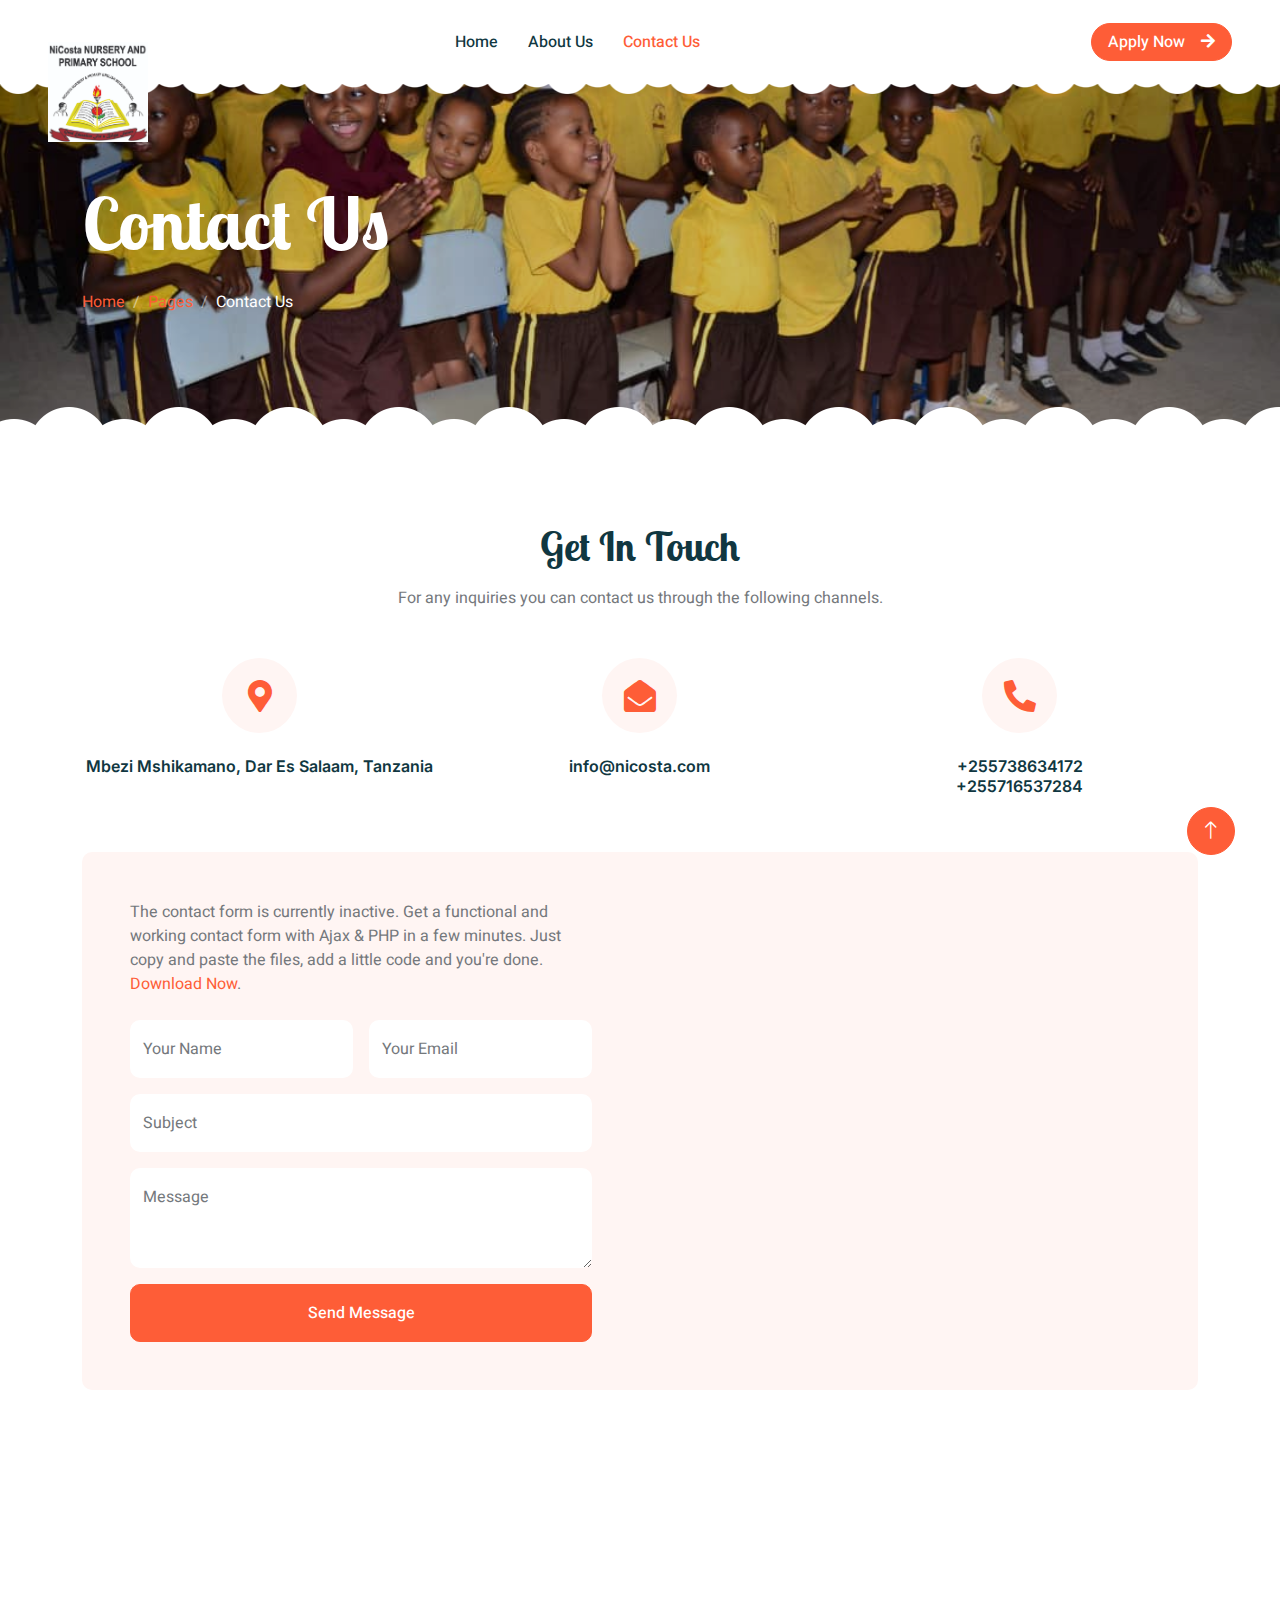
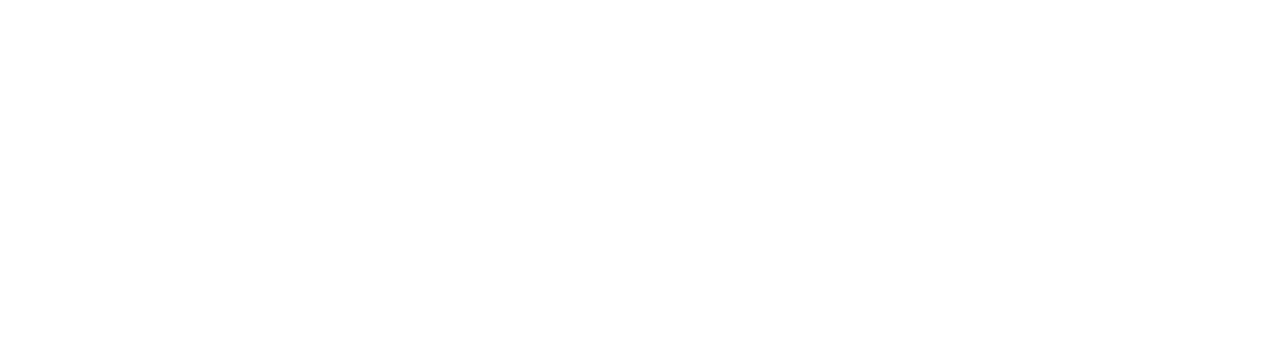
<file: contact.html>
<!DOCTYPE html>
<html lang="en">

<head>
    <meta charset="utf-8">
    <title>NiCosta Academy</title>
    <meta content="width=device-width, initial-scale=1.0" name="viewport">
    <meta content="" name="keywords">
    <meta content="" name="description">

    <!-- Favicon -->
    <link href="img/favicon.ico" rel="icon">

    <!-- Google Web Fonts -->
    <link rel="preconnect" href="https://fonts.googleapis.com">
    <link rel="preconnect" href="https://fonts.gstatic.com" crossorigin>
    <link href="https://fonts.googleapis.com/css2?family=Heebo:wght@400;500;600&family=Inter:wght@600&family=Lobster+Two:wght@700&display=swap" rel="stylesheet">
    
    <!-- Icon Font Stylesheet -->
    <link href="https://cdnjs.cloudflare.com/ajax/libs/font-awesome/5.10.0/css/all.min.css" rel="stylesheet">
    <link href="https://cdn.jsdelivr.net/npm/bootstrap-icons@1.4.1/font/bootstrap-icons.css" rel="stylesheet">

    <!-- Libraries Stylesheet -->
    <link href="lib/animate/animate.min.css" rel="stylesheet">
    <link href="lib/owlcarousel/assets/owl.carousel.min.css" rel="stylesheet">

    <!-- Customized Bootstrap Stylesheet -->
    <link href="css/bootstrap.min.css" rel="stylesheet">

    <!-- Template Stylesheet -->
    <link href="css/style.css" rel="stylesheet">
</head>

<body>
    <div class="container-xxl bg-white p-0">
        <!-- Spinner Start -->
        <div id="spinner" class="show bg-white position-fixed translate-middle w-100 vh-100 top-50 start-50 d-flex align-items-center justify-content-center">
            <div class="spinner-border text-primary" style="width: 3rem; height: 3rem;" role="status">
                <span class="sr-only">Loading...</span>
            </div>
        </div>
        <!-- Spinner End -->


        <!-- Navbar Start -->
        <nav class="navbar navbar-expand-lg bg-white navbar-light sticky-top px-4 px-lg-5 py-lg-0">
            <a href="index.html" class="navbar-brand">
                <img src="img/logo.jpg" alt="Logo" class="logo">
            </a>
            <button type="button" class="navbar-toggler" data-bs-toggle="collapse" data-bs-target="#navbarCollapse">
                <span class="navbar-toggler-icon"></span>
            </button>
            <div class="collapse navbar-collapse" id="navbarCollapse">
                <div class="navbar-nav mx-auto">
                    <a href="index.html" class="nav-item nav-link">Home</a>
                    <a href="about.html" class="nav-item nav-link">About Us</a>
                    
                    <a href="contact.html" class="nav-item nav-link active">Contact Us</a>
                </div>
                <a href="" class="btn btn-primary rounded-pill px-3 d-none d-lg-block">Apply Now<i class="fa fa-arrow-right ms-3"></i></a>
            </div>
        </nav>
        <!-- Navbar End -->


        <!-- Page Header End -->
        <div class="container-xxl py-5 page-header position-relative mb-5">
            <div class="container py-5">
                <h1 class="display-2 text-white animated slideInDown mb-4">Contact Us</h1>
                <nav aria-label="breadcrumb animated slideInDown">
                    <ol class="breadcrumb">
                        <li class="breadcrumb-item"><a href="#">Home</a></li>
                        <li class="breadcrumb-item"><a href="#">Pages</a></li>
                        <li class="breadcrumb-item text-white active" aria-current="page">Contact Us</li>
                    </ol>
                </nav>
            </div>
        </div>
        <!-- Page Header End -->


        <!-- Contact Start -->
        <div class="container-xxl py-5">
            <div class="container">
                <div class="text-center mx-auto mb-5 wow fadeInUp" data-wow-delay="0.1s" style="max-width: 600px;">
                    <h1 class="mb-3">Get In Touch</h1>
                    <p>For any inquiries you can contact us through the following channels.</p>
                </div>
                <div class="row g-4 mb-5">
                    <div class="col-md-6 col-lg-4 text-center wow fadeInUp" data-wow-delay="0.1s">
                        <div class="bg-light rounded-circle d-inline-flex align-items-center justify-content-center mb-4" style="width: 75px; height: 75px;">
                            <i class="fa fa-map-marker-alt fa-2x text-primary"></i>
                        </div>
                        <h6>Mbezi Mshikamano, Dar Es Salaam, Tanzania</h6>
                    </div>
                    <div class="col-md-6 col-lg-4 text-center wow fadeInUp" data-wow-delay="0.3s">
                        <div class="bg-light rounded-circle d-inline-flex align-items-center justify-content-center mb-4" style="width: 75px; height: 75px;">
                            <i class="fa fa-envelope-open fa-2x text-primary"></i>
                        </div>
                        <h6>info@nicosta.com</h6>
                    </div>
                    <div class="col-md-6 col-lg-4 text-center wow fadeInUp" data-wow-delay="0.5s">
                        <div class="bg-light rounded-circle d-inline-flex align-items-center justify-content-center mb-4" style="width: 75px; height: 75px;">
                            <i class="fa fa-phone-alt fa-2x text-primary"></i>
                        </div>
                        <h6>+255738634172<br>+255716537284</h6>
                    </div>
                </div>
                <div class="bg-light rounded">
                    <div class="row g-0">
                        <div class="col-lg-6 wow fadeIn" data-wow-delay="0.1s">
                            <div class="h-100 d-flex flex-column justify-content-center p-5">
                                <p class="mb-4">The contact form is currently inactive. Get a functional and working contact form with Ajax & PHP in a few minutes. Just copy and paste the files, add a little code and you're done. <a href="https://htmlcodex.com/contact-form">Download Now</a>.</p>
                                <form>
                                    <div class="row g-3">
                                        <div class="col-sm-6">
                                            <div class="form-floating">
                                                <input type="text" class="form-control border-0" id="name" placeholder="Your Name">
                                                <label for="name">Your Name</label>
                                            </div>
                                        </div>
                                        <div class="col-sm-6">
                                            <div class="form-floating">
                                                <input type="email" class="form-control border-0" id="email" placeholder="Your Email">
                                                <label for="email">Your Email</label>
                                            </div>
                                        </div>
                                        <div class="col-12">
                                            <div class="form-floating">
                                                <input type="text" class="form-control border-0" id="subject" placeholder="Subject">
                                                <label for="subject">Subject</label>
                                            </div>
                                        </div>
                                        <div class="col-12">
                                            <div class="form-floating">
                                                <textarea class="form-control border-0" placeholder="Leave a message here" id="message" style="height: 100px"></textarea>
                                                <label for="message">Message</label>
                                            </div>
                                        </div>
                                        <div class="col-12">
                                            <button class="btn btn-primary w-100 py-3" type="submit">Send Message</button>
                                        </div>
                                    </div>
                                </form>
                            </div>
                        </div>
                        <div class="col-lg-6 wow fadeIn" data-wow-delay="0.5s" style="min-height: 400px;">
                            <div class="position-relative h-100">
                                <iframe class="position-relative rounded w-100 h-100"
                                src="https://www.google.com/maps/embed?pb=!1m18!1m12!1m3!1d3001156.4288297426!2d-78.01371936852176!3d42.72876761954724!2m3!1f0!2f0!3f0!3m2!1i1024!2i768!4f13.1!3m3!1m2!1s0x4ccc4bf0f123a5a9%3A0xddcfc6c1de189567!2sNew%20York%2C%20USA!5e0!3m2!1sen!2sbd!4v1603794290143!5m2!1sen!2sbd"
                                frameborder="0" style="min-height: 400px; border:0;" allowfullscreen="" aria-hidden="false"
                                tabindex="0"></iframe>
                            </div>
                        </div>
                    </div>
                </div>
            </div>
        </div>
        <!-- Contact End -->


        <!-- Footer Start -->
        <div class="container-fluid bg-dark text-white-50 footer pt-5 mt-5 wow fadeIn" data-wow-delay="0.1s">
            <div class="container py-5">
                <div class="row g-5">
                    <div class="col-lg-3 col-md-6">
                        <h3 class="text-white mb-4">Get In Touch</h3>
                        <p class="mb-2"><i class="fa fa-map-marker-alt me-3"></i>Mbezi Mshikamano, Dar Es Salaam, Tanzania</p>
                        <p class="mb-2"><i class="fa fa-phone-alt me-3"></i>+255738634172<br>+255716537284</p>
                        <p class="mb-2"><i class="fa fa-envelope me-3"></i>info@nicosta.com</p>
                        <div class="d-flex pt-2">
                            <a class="btn btn-outline-light btn-social" href=""><i class="fab fa-twitter"></i></a>
                            <a class="btn btn-outline-light btn-social" href=""><i class="fab fa-facebook-f"></i></a>
                            <a class="btn btn-outline-light btn-social" href=""><i class="fab fa-youtube"></i></a>
                            <a class="btn btn-outline-light btn-social" href=""><i class="fab fa-linkedin-in"></i></a>
                        </div>
                    </div>
                    <div class="col-lg-3 col-md-6">
                        <h3 class="text-white mb-4">Quick Links</h3>
                        <a class="btn btn-link text-white-50" href="">About Us</a>
                        <a class="btn btn-link text-white-50" href="">Contact Us</a>
                        <a class="btn btn-link text-white-50" href="">Our Services</a>
                        <a class="btn btn-link text-white-50" href="">Privacy Policy</a>
                        <a class="btn btn-link text-white-50" href="">Terms & Condition</a>
                    </div>
                    
                </div>
            </div>
            <div class="container">
                <div class="copyright">
                    <div class="row">
                        <div class="col-md-6 text-center text-md-start mb-3 mb-md-0">
                            &copy; <a class="border-bottom" href="#">Your Site Name</a>, All Right Reserved. 
							
							<!--/*** This template is free as long as you keep the footer author’s credit link/attribution link/backlink. If you'd like to use the template without the footer author’s credit link/attribution link/backlink, you can purchase the Credit Removal License from "https://htmlcodex.com/credit-removal". Thank you for your support. ***/-->
							Designed By <a class="border-bottom" href="https://htmlcodex.com">HTML Codex</a>
                        </div>
                        <div class="col-md-6 text-center text-md-end">
                            <div class="footer-menu">
                                <a href="">Home</a>
                                <a href="">Cookies</a>
                                <a href="">Help</a>
                                <a href="">FQAs</a>
                            </div>
                        </div>
                    </div>
                </div>
            </div>
        </div>
        <!-- Footer End -->


        <!-- Back to Top -->
        <a href="#" class="btn btn-lg btn-primary btn-lg-square back-to-top"><i class="bi bi-arrow-up"></i></a>
    </div>

    <!-- JavaScript Libraries -->
    <script src="https://code.jquery.com/jquery-3.4.1.min.js"></script>
    <script src="https://cdn.jsdelivr.net/npm/bootstrap@5.0.0/dist/js/bootstrap.bundle.min.js"></script>
    <script src="lib/wow/wow.min.js"></script>
    <script src="lib/easing/easing.min.js"></script>
    <script src="lib/waypoints/waypoints.min.js"></script>
    <script src="lib/owlcarousel/owl.carousel.min.js"></script>

    <!-- Template Javascript -->
    <script src="js/main.js"></script>
</body>

</html>
</file>
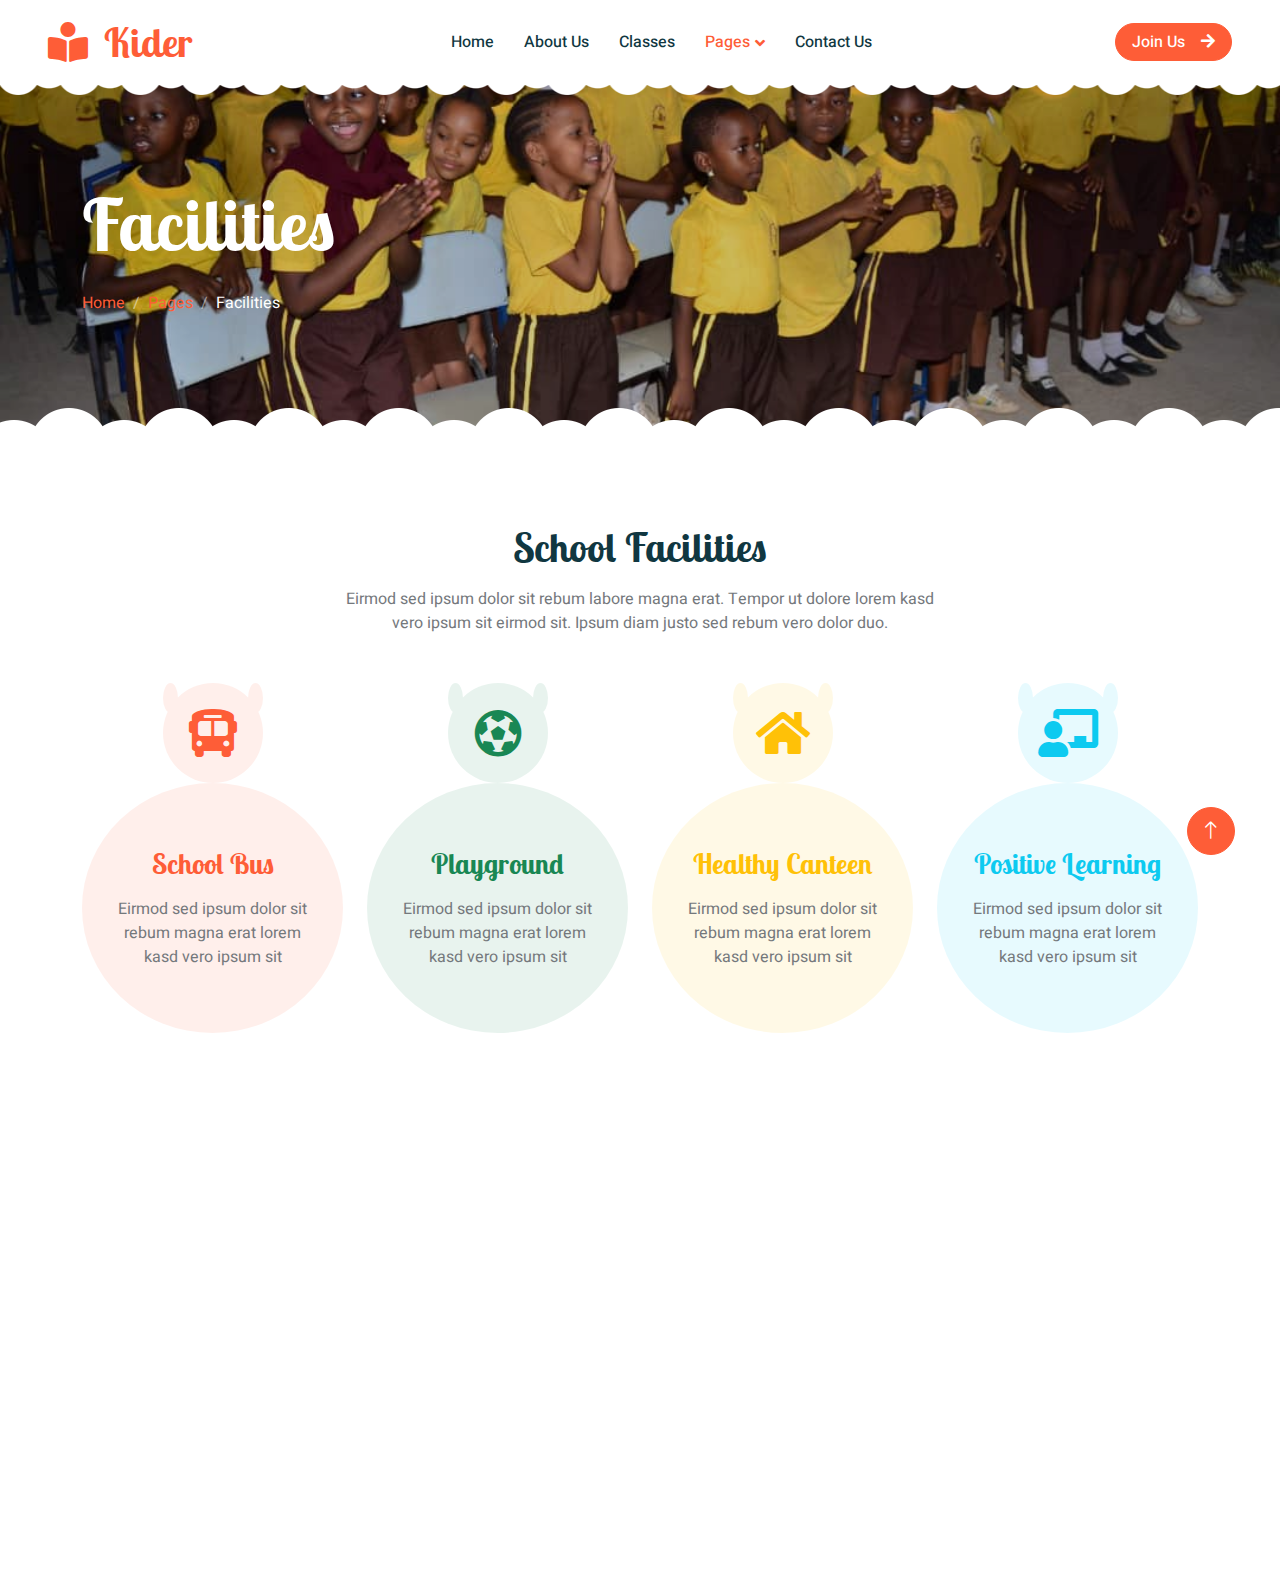
<file: facility.html>
<!DOCTYPE html>
<html lang="en">

<head>
    <meta charset="utf-8">
    <title>Kider - Preschool Website Template</title>
    <meta content="width=device-width, initial-scale=1.0" name="viewport">
    <meta content="" name="keywords">
    <meta content="" name="description">

    <!-- Favicon -->
    <link href="img/favicon.ico" rel="icon">

    <!-- Google Web Fonts -->
    <link rel="preconnect" href="https://fonts.googleapis.com">
    <link rel="preconnect" href="https://fonts.gstatic.com" crossorigin>
    <link href="https://fonts.googleapis.com/css2?family=Heebo:wght@400;500;600&family=Inter:wght@600&family=Lobster+Two:wght@700&display=swap" rel="stylesheet">
    
    <!-- Icon Font Stylesheet -->
    <link href="https://cdnjs.cloudflare.com/ajax/libs/font-awesome/5.10.0/css/all.min.css" rel="stylesheet">
    <link href="https://cdn.jsdelivr.net/npm/bootstrap-icons@1.4.1/font/bootstrap-icons.css" rel="stylesheet">

    <!-- Libraries Stylesheet -->
    <link href="lib/animate/animate.min.css" rel="stylesheet">
    <link href="lib/owlcarousel/assets/owl.carousel.min.css" rel="stylesheet">

    <!-- Customized Bootstrap Stylesheet -->
    <link href="css/bootstrap.min.css" rel="stylesheet">

    <!-- Template Stylesheet -->
    <link href="css/style.css" rel="stylesheet">
</head>

<body>
    <div class="container-xxl bg-white p-0">
        <!-- Spinner Start -->
        <div id="spinner" class="show bg-white position-fixed translate-middle w-100 vh-100 top-50 start-50 d-flex align-items-center justify-content-center">
            <div class="spinner-border text-primary" style="width: 3rem; height: 3rem;" role="status">
                <span class="sr-only">Loading...</span>
            </div>
        </div>
        <!-- Spinner End -->


        <!-- Navbar Start -->
        <nav class="navbar navbar-expand-lg bg-white navbar-light sticky-top px-4 px-lg-5 py-lg-0">
            <a href="index.html" class="navbar-brand">
                <h1 class="m-0 text-primary"><i class="fa fa-book-reader me-3"></i>Kider</h1>
            </a>
            <button type="button" class="navbar-toggler" data-bs-toggle="collapse" data-bs-target="#navbarCollapse">
                <span class="navbar-toggler-icon"></span>
            </button>
            <div class="collapse navbar-collapse" id="navbarCollapse">
                <div class="navbar-nav mx-auto">
                    <a href="index.html" class="nav-item nav-link">Home</a>
                    <a href="about.html" class="nav-item nav-link">About Us</a>
                    <a href="classes.html" class="nav-item nav-link">Classes</a>
                    <div class="nav-item dropdown">
                        <a href="#" class="nav-link dropdown-toggle active" data-bs-toggle="dropdown">Pages</a>
                        <div class="dropdown-menu rounded-0 rounded-bottom border-0 shadow-sm m-0">
                            <a href="facility.html" class="dropdown-item active">School Facilities</a>
                            <a href="team.html" class="dropdown-item">Popular Teachers</a>
                            <a href="call-to-action.html" class="dropdown-item">Become A Teachers</a>
                            <a href="appointment.html" class="dropdown-item">Make Appointment</a>
                            <a href="testimonial.html" class="dropdown-item">Testimonial</a>
                            <a href="404.html" class="dropdown-item">404 Error</a>
                        </div>
                    </div>
                    <a href="contact.html" class="nav-item nav-link">Contact Us</a>
                </div>
                <a href="" class="btn btn-primary rounded-pill px-3 d-none d-lg-block">Join Us<i class="fa fa-arrow-right ms-3"></i></a>
            </div>
        </nav>
        <!-- Navbar End -->


        <!-- Page Header End -->
        <div class="container-xxl py-5 page-header position-relative mb-5">
            <div class="container py-5">
                <h1 class="display-2 text-white animated slideInDown mb-4">Facilities</h1>
                <nav aria-label="breadcrumb animated slideInDown">
                    <ol class="breadcrumb">
                        <li class="breadcrumb-item"><a href="#">Home</a></li>
                        <li class="breadcrumb-item"><a href="#">Pages</a></li>
                        <li class="breadcrumb-item text-white active" aria-current="page">Facilities</li>
                    </ol>
                </nav>
            </div>
        </div>
        <!-- Page Header End -->


        <!-- Facilities Start -->
        <div class="container-xxl py-5">
            <div class="container">
                <div class="text-center mx-auto mb-5 wow fadeInUp" data-wow-delay="0.1s" style="max-width: 600px;">
                    <h1 class="mb-3">School Facilities</h1>
                    <p>Eirmod sed ipsum dolor sit rebum labore magna erat. Tempor ut dolore lorem kasd vero ipsum sit eirmod sit. Ipsum diam justo sed rebum vero dolor duo.</p>
                </div>
                <div class="row g-4">
                    <div class="col-lg-3 col-sm-6 wow fadeInUp" data-wow-delay="0.1s">
                        <div class="facility-item">
                            <div class="facility-icon bg-primary">
                                <span class="bg-primary"></span>
                                <i class="fa fa-bus-alt fa-3x text-primary"></i>
                                <span class="bg-primary"></span>
                            </div>
                            <div class="facility-text bg-primary">
                                <h3 class="text-primary mb-3">School Bus</h3>
                                <p class="mb-0">Eirmod sed ipsum dolor sit rebum magna erat lorem kasd vero ipsum sit</p>
                            </div>
                        </div>
                    </div>
                    <div class="col-lg-3 col-sm-6 wow fadeInUp" data-wow-delay="0.3s">
                        <div class="facility-item">
                            <div class="facility-icon bg-success">
                                <span class="bg-success"></span>
                                <i class="fa fa-futbol fa-3x text-success"></i>
                                <span class="bg-success"></span>
                            </div>
                            <div class="facility-text bg-success">
                                <h3 class="text-success mb-3">Playground</h3>
                                <p class="mb-0">Eirmod sed ipsum dolor sit rebum magna erat lorem kasd vero ipsum sit</p>
                            </div>
                        </div>
                    </div>
                    <div class="col-lg-3 col-sm-6 wow fadeInUp" data-wow-delay="0.5s">
                        <div class="facility-item">
                            <div class="facility-icon bg-warning">
                                <span class="bg-warning"></span>
                                <i class="fa fa-home fa-3x text-warning"></i>
                                <span class="bg-warning"></span>
                            </div>
                            <div class="facility-text bg-warning">
                                <h3 class="text-warning mb-3">Healthy Canteen</h3>
                                <p class="mb-0">Eirmod sed ipsum dolor sit rebum magna erat lorem kasd vero ipsum sit</p>
                            </div>
                        </div>
                    </div>
                    <div class="col-lg-3 col-sm-6 wow fadeInUp" data-wow-delay="0.7s">
                        <div class="facility-item">
                            <div class="facility-icon bg-info">
                                <span class="bg-info"></span>
                                <i class="fa fa-chalkboard-teacher fa-3x text-info"></i>
                                <span class="bg-info"></span>
                            </div>
                            <div class="facility-text bg-info">
                                <h3 class="text-info mb-3">Positive Learning</h3>
                                <p class="mb-0">Eirmod sed ipsum dolor sit rebum magna erat lorem kasd vero ipsum sit</p>
                            </div>
                        </div>
                    </div>
                </div>
            </div>
        </div>
        <!-- Facilities End -->


        <!-- Footer Start -->
        <div class="container-fluid bg-dark text-white-50 footer pt-5 mt-5 wow fadeIn" data-wow-delay="0.1s">
            <div class="container py-5">
                <div class="row g-5">
                    <div class="col-lg-3 col-md-6">
                        <h3 class="text-white mb-4">Get In Touch</h3>
                        <p class="mb-2"><i class="fa fa-map-marker-alt me-3"></i>123 Street, New York, USA</p>
                        <p class="mb-2"><i class="fa fa-phone-alt me-3"></i>+012 345 67890</p>
                        <p class="mb-2"><i class="fa fa-envelope me-3"></i>info@example.com</p>
                        <div class="d-flex pt-2">
                            <a class="btn btn-outline-light btn-social" href=""><i class="fab fa-twitter"></i></a>
                            <a class="btn btn-outline-light btn-social" href=""><i class="fab fa-facebook-f"></i></a>
                            <a class="btn btn-outline-light btn-social" href=""><i class="fab fa-youtube"></i></a>
                            <a class="btn btn-outline-light btn-social" href=""><i class="fab fa-linkedin-in"></i></a>
                        </div>
                    </div>
                    <div class="col-lg-3 col-md-6">
                        <h3 class="text-white mb-4">Quick Links</h3>
                        <a class="btn btn-link text-white-50" href="">About Us</a>
                        <a class="btn btn-link text-white-50" href="">Contact Us</a>
                        <a class="btn btn-link text-white-50" href="">Our Services</a>
                        <a class="btn btn-link text-white-50" href="">Privacy Policy</a>
                        <a class="btn btn-link text-white-50" href="">Terms & Condition</a>
                    </div>
                    <div class="col-lg-3 col-md-6">
                        <h3 class="text-white mb-4">Photo Gallery</h3>
                        <div class="row g-2 pt-2">
                            <div class="col-4">
                                <img class="img-fluid rounded bg-light p-1" src="img/classes-1.jpg" alt="">
                            </div>
                            <div class="col-4">
                                <img class="img-fluid rounded bg-light p-1" src="img/classes-2.jpg" alt="">
                            </div>
                            <div class="col-4">
                                <img class="img-fluid rounded bg-light p-1" src="img/classes-3.jpg" alt="">
                            </div>
                            <div class="col-4">
                                <img class="img-fluid rounded bg-light p-1" src="img/classes-4.jpg" alt="">
                            </div>
                            <div class="col-4">
                                <img class="img-fluid rounded bg-light p-1" src="img/classes-5.jpg" alt="">
                            </div>
                            <div class="col-4">
                                <img class="img-fluid rounded bg-light p-1" src="img/classes-6.jpg" alt="">
                            </div>
                        </div>
                    </div>
                    <div class="col-lg-3 col-md-6">
                        <h3 class="text-white mb-4">Newsletter</h3>
                        <p>Dolor amet sit justo amet elitr clita ipsum elitr est.</p>
                        <div class="position-relative mx-auto" style="max-width: 400px;">
                            <input class="form-control bg-transparent w-100 py-3 ps-4 pe-5" type="text" placeholder="Your email">
                            <button type="button" class="btn btn-primary py-2 position-absolute top-0 end-0 mt-2 me-2">SignUp</button>
                        </div>
                    </div>
                </div>
            </div>
            <div class="container">
                <div class="copyright">
                    <div class="row">
                        <div class="col-md-6 text-center text-md-start mb-3 mb-md-0">
                            &copy; <a class="border-bottom" href="#">Your Site Name</a>, All Right Reserved. 
							
							<!--/*** This template is free as long as you keep the footer author’s credit link/attribution link/backlink. If you'd like to use the template without the footer author’s credit link/attribution link/backlink, you can purchase the Credit Removal License from "https://htmlcodex.com/credit-removal". Thank you for your support. ***/-->
							Designed By <a class="border-bottom" href="https://htmlcodex.com">HTML Codex</a>
                        </div>
                        <div class="col-md-6 text-center text-md-end">
                            <div class="footer-menu">
                                <a href="">Home</a>
                                <a href="">Cookies</a>
                                <a href="">Help</a>
                                <a href="">FQAs</a>
                            </div>
                        </div>
                    </div>
                </div>
            </div>
        </div>
        <!-- Footer End -->


        <!-- Back to Top -->
        <a href="#" class="btn btn-lg btn-primary btn-lg-square back-to-top"><i class="bi bi-arrow-up"></i></a>
    </div>

    <!-- JavaScript Libraries -->
    <script src="https://code.jquery.com/jquery-3.4.1.min.js"></script>
    <script src="https://cdn.jsdelivr.net/npm/bootstrap@5.0.0/dist/js/bootstrap.bundle.min.js"></script>
    <script src="lib/wow/wow.min.js"></script>
    <script src="lib/easing/easing.min.js"></script>
    <script src="lib/waypoints/waypoints.min.js"></script>
    <script src="lib/owlcarousel/owl.carousel.min.js"></script>

    <!-- Template Javascript -->
    <script src="js/main.js"></script>
</body>

</html>
</file>
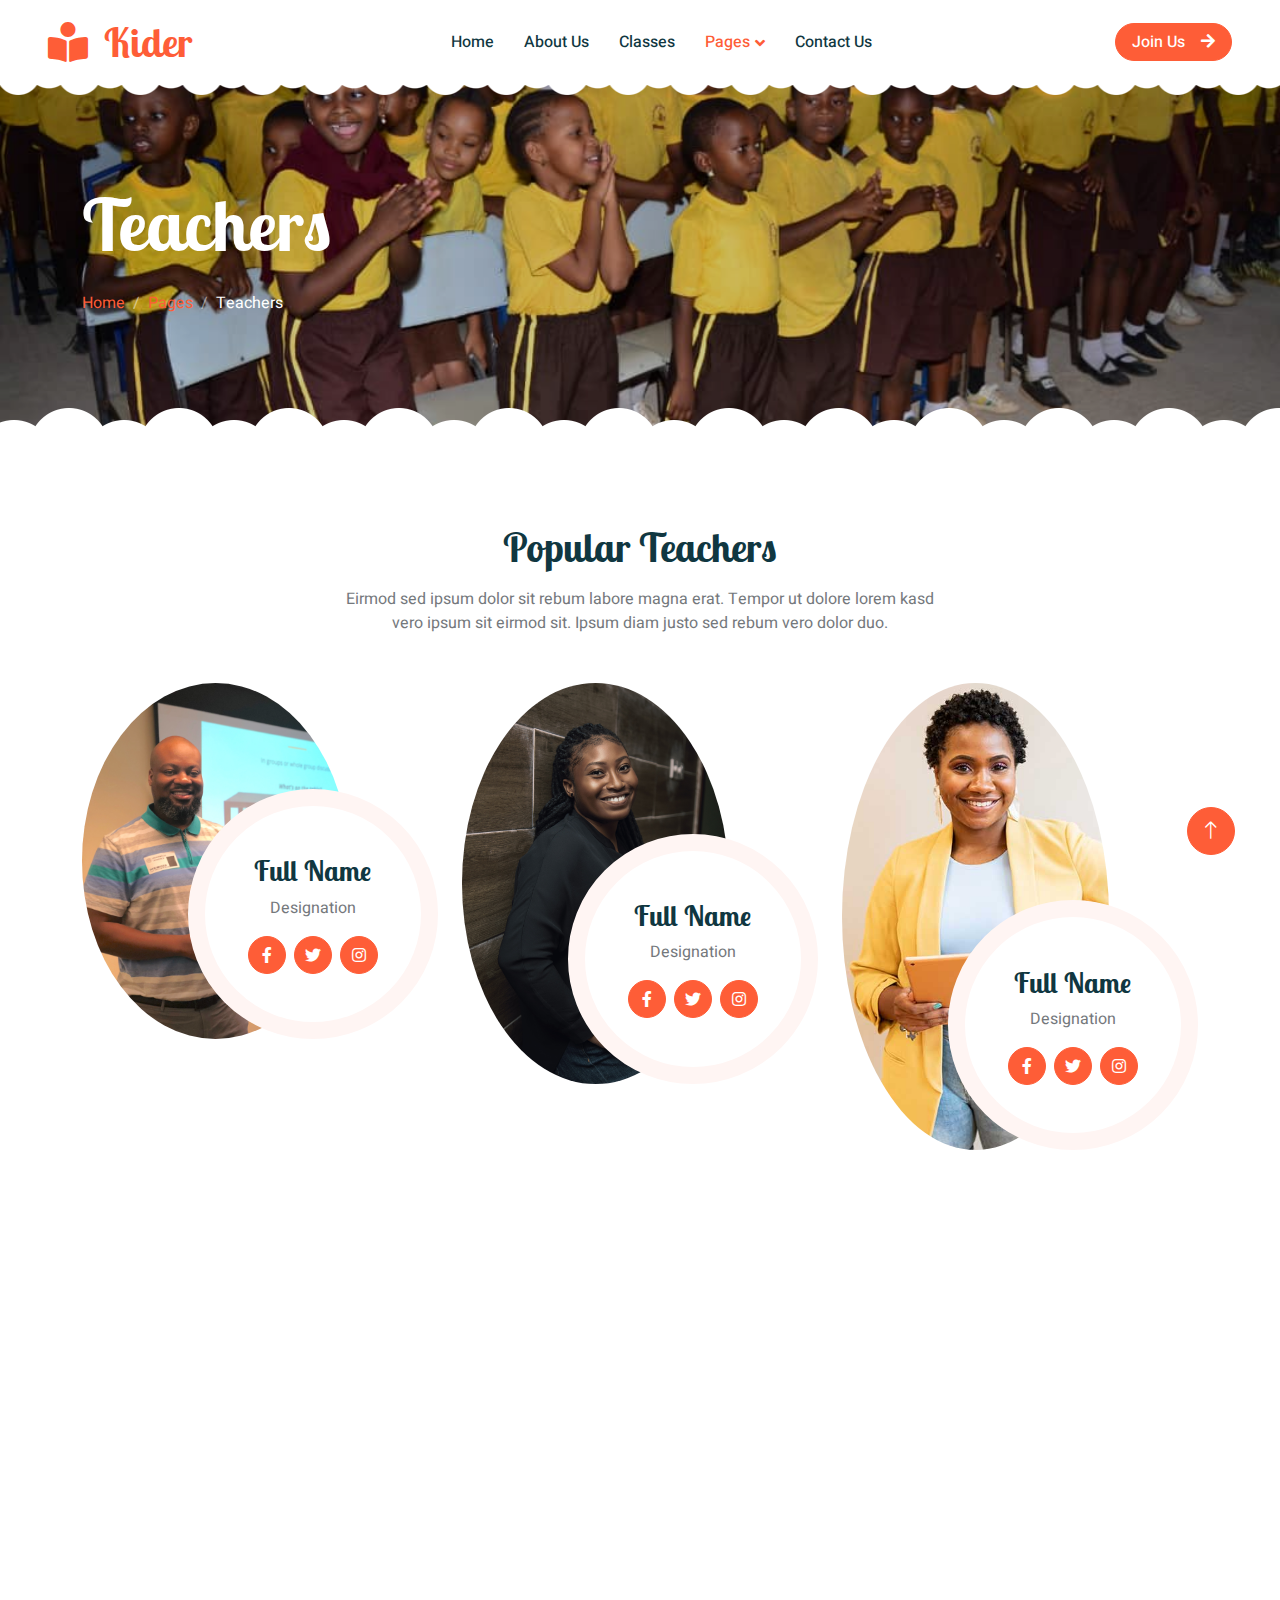
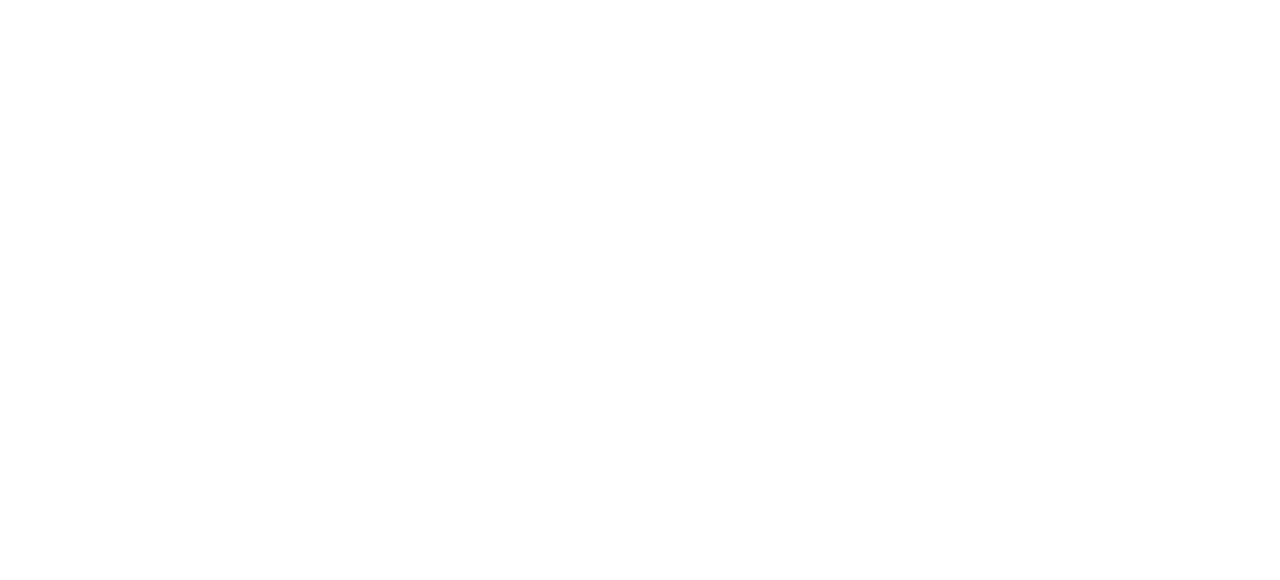
<file: team.html>
<!DOCTYPE html>
<html lang="en">

<head>
    <meta charset="utf-8">
    <title>Kider - Preschool Website Template</title>
    <meta content="width=device-width, initial-scale=1.0" name="viewport">
    <meta content="" name="keywords">
    <meta content="" name="description">

    <!-- Favicon -->
    <link href="img/favicon.ico" rel="icon">

    <!-- Google Web Fonts -->
    <link rel="preconnect" href="https://fonts.googleapis.com">
    <link rel="preconnect" href="https://fonts.gstatic.com" crossorigin>
    <link href="https://fonts.googleapis.com/css2?family=Heebo:wght@400;500;600&family=Inter:wght@600&family=Lobster+Two:wght@700&display=swap" rel="stylesheet">
    
    <!-- Icon Font Stylesheet -->
    <link href="https://cdnjs.cloudflare.com/ajax/libs/font-awesome/5.10.0/css/all.min.css" rel="stylesheet">
    <link href="https://cdn.jsdelivr.net/npm/bootstrap-icons@1.4.1/font/bootstrap-icons.css" rel="stylesheet">

    <!-- Libraries Stylesheet -->
    <link href="lib/animate/animate.min.css" rel="stylesheet">
    <link href="lib/owlcarousel/assets/owl.carousel.min.css" rel="stylesheet">

    <!-- Customized Bootstrap Stylesheet -->
    <link href="css/bootstrap.min.css" rel="stylesheet">

    <!-- Template Stylesheet -->
    <link href="css/style.css" rel="stylesheet">
</head>

<body>
    <div class="container-xxl bg-white p-0">
        <!-- Spinner Start -->
        <div id="spinner" class="show bg-white position-fixed translate-middle w-100 vh-100 top-50 start-50 d-flex align-items-center justify-content-center">
            <div class="spinner-border text-primary" style="width: 3rem; height: 3rem;" role="status">
                <span class="sr-only">Loading...</span>
            </div>
        </div>
        <!-- Spinner End -->


        <!-- Navbar Start -->
        <nav class="navbar navbar-expand-lg bg-white navbar-light sticky-top px-4 px-lg-5 py-lg-0">
            <a href="index.html" class="navbar-brand">
                <h1 class="m-0 text-primary"><i class="fa fa-book-reader me-3"></i>Kider</h1>
            </a>
            <button type="button" class="navbar-toggler" data-bs-toggle="collapse" data-bs-target="#navbarCollapse">
                <span class="navbar-toggler-icon"></span>
            </button>
            <div class="collapse navbar-collapse" id="navbarCollapse">
                <div class="navbar-nav mx-auto">
                    <a href="index.html" class="nav-item nav-link">Home</a>
                    <a href="about.html" class="nav-item nav-link">About Us</a>
                    <a href="classes.html" class="nav-item nav-link">Classes</a>
                    <div class="nav-item dropdown">
                        <a href="#" class="nav-link dropdown-toggle active" data-bs-toggle="dropdown">Pages</a>
                        <div class="dropdown-menu rounded-0 rounded-bottom border-0 shadow-sm m-0">
                            <a href="facility.html" class="dropdown-item">School Facilities</a>
                            <a href="team.html" class="dropdown-item active">Popular Teachers</a>
                            <a href="call-to-action.html" class="dropdown-item">Become A Teachers</a>
                            <a href="appointment.html" class="dropdown-item">Make Appointment</a>
                            <a href="testimonial.html" class="dropdown-item">Testimonial</a>
                            <a href="404.html" class="dropdown-item">404 Error</a>
                        </div>
                    </div>
                    <a href="contact.html" class="nav-item nav-link">Contact Us</a>
                </div>
                <a href="" class="btn btn-primary rounded-pill px-3 d-none d-lg-block">Join Us<i class="fa fa-arrow-right ms-3"></i></a>
            </div>
        </nav>
        <!-- Navbar End -->


        <!-- Page Header End -->
        <div class="container-xxl py-5 page-header position-relative mb-5">
            <div class="container py-5">
                <h1 class="display-2 text-white animated slideInDown mb-4">Teachers</h1>
                <nav aria-label="breadcrumb animated slideInDown">
                    <ol class="breadcrumb">
                        <li class="breadcrumb-item"><a href="#">Home</a></li>
                        <li class="breadcrumb-item"><a href="#">Pages</a></li>
                        <li class="breadcrumb-item text-white active" aria-current="page">Teachers</li>
                    </ol>
                </nav>
            </div>
        </div>
        <!-- Page Header End -->


        <!-- Team Start -->
        <div class="container-xxl py-5">
            <div class="container">
                <div class="text-center mx-auto mb-5 wow fadeInUp" data-wow-delay="0.1s" style="max-width: 600px;">
                    <h1 class="mb-3">Popular Teachers</h1>
                    <p>Eirmod sed ipsum dolor sit rebum labore magna erat. Tempor ut dolore lorem kasd vero ipsum sit
                        eirmod sit. Ipsum diam justo sed rebum vero dolor duo.</p>
                </div>
                <div class="row g-4">
                    <div class="col-lg-4 col-md-6 wow fadeInUp" data-wow-delay="0.1s">
                        <div class="team-item position-relative">
                            <img class="img-fluid rounded-circle w-75" src="img/team-1.jpg" alt="">
                            <div class="team-text">
                                <h3>Full Name</h3>
                                <p>Designation</p>
                                <div class="d-flex align-items-center">
                                    <a class="btn btn-square btn-primary mx-1" href=""><i class="fab fa-facebook-f"></i></a>
                                    <a class="btn btn-square btn-primary  mx-1" href=""><i class="fab fa-twitter"></i></a>
                                    <a class="btn btn-square btn-primary  mx-1" href=""><i class="fab fa-instagram"></i></a>
                                </div>
                            </div>
                        </div>
                    </div>
                    <div class="col-lg-4 col-md-6 wow fadeInUp" data-wow-delay="0.3s">
                        <div class="team-item position-relative">
                            <img class="img-fluid rounded-circle w-75" src="img/team-2.jpg" alt="">
                            <div class="team-text">
                                <h3>Full Name</h3>
                                <p>Designation</p>
                                <div class="d-flex align-items-center">
                                    <a class="btn btn-square btn-primary mx-1" href=""><i class="fab fa-facebook-f"></i></a>
                                    <a class="btn btn-square btn-primary  mx-1" href=""><i class="fab fa-twitter"></i></a>
                                    <a class="btn btn-square btn-primary  mx-1" href=""><i class="fab fa-instagram"></i></a>
                                </div>
                            </div>
                        </div>
                    </div>
                    <div class="col-lg-4 col-md-6 wow fadeInUp" data-wow-delay="0.5s">
                        <div class="team-item position-relative">
                            <img class="img-fluid rounded-circle w-75" src="img/team-3.jpg" alt="">
                            <div class="team-text">
                                <h3>Full Name</h3>
                                <p>Designation</p>
                                <div class="d-flex align-items-center">
                                    <a class="btn btn-square btn-primary mx-1" href=""><i class="fab fa-facebook-f"></i></a>
                                    <a class="btn btn-square btn-primary  mx-1" href=""><i class="fab fa-twitter"></i></a>
                                    <a class="btn btn-square btn-primary  mx-1" href=""><i class="fab fa-instagram"></i></a>
                                </div>
                            </div>
                        </div>
                    </div>
                    <div class="col-lg-4 col-md-6 wow fadeInUp" data-wow-delay="0.1s">
                        <div class="team-item position-relative">
                            <img class="img-fluid rounded-circle w-75" src="img/team-1.jpg" alt="">
                            <div class="team-text">
                                <h3>Full Name</h3>
                                <p>Designation</p>
                                <div class="d-flex align-items-center">
                                    <a class="btn btn-square btn-primary mx-1" href=""><i class="fab fa-facebook-f"></i></a>
                                    <a class="btn btn-square btn-primary  mx-1" href=""><i class="fab fa-twitter"></i></a>
                                    <a class="btn btn-square btn-primary  mx-1" href=""><i class="fab fa-instagram"></i></a>
                                </div>
                            </div>
                        </div>
                    </div>
                    <div class="col-lg-4 col-md-6 wow fadeInUp" data-wow-delay="0.3s">
                        <div class="team-item position-relative">
                            <img class="img-fluid rounded-circle w-75" src="img/team-2.jpg" alt="">
                            <div class="team-text">
                                <h3>Full Name</h3>
                                <p>Designation</p>
                                <div class="d-flex align-items-center">
                                    <a class="btn btn-square btn-primary mx-1" href=""><i class="fab fa-facebook-f"></i></a>
                                    <a class="btn btn-square btn-primary  mx-1" href=""><i class="fab fa-twitter"></i></a>
                                    <a class="btn btn-square btn-primary  mx-1" href=""><i class="fab fa-instagram"></i></a>
                                </div>
                            </div>
                        </div>
                    </div>
                    <div class="col-lg-4 col-md-6 wow fadeInUp" data-wow-delay="0.5s">
                        <div class="team-item position-relative">
                            <img class="img-fluid rounded-circle w-75" src="img/team-3.jpg" alt="">
                            <div class="team-text">
                                <h3>Full Name</h3>
                                <p>Designation</p>
                                <div class="d-flex align-items-center">
                                    <a class="btn btn-square btn-primary mx-1" href=""><i class="fab fa-facebook-f"></i></a>
                                    <a class="btn btn-square btn-primary  mx-1" href=""><i class="fab fa-twitter"></i></a>
                                    <a class="btn btn-square btn-primary  mx-1" href=""><i class="fab fa-instagram"></i></a>
                                </div>
                            </div>
                        </div>
                    </div>
                </div>
            </div>
        </div>
        <!-- Team End -->


        <!-- Footer Start -->
        <div class="container-fluid bg-dark text-white-50 footer pt-5 mt-5 wow fadeIn" data-wow-delay="0.1s">
            <div class="container py-5">
                <div class="row g-5">
                    <div class="col-lg-3 col-md-6">
                        <h3 class="text-white mb-4">Get In Touch</h3>
                        <p class="mb-2"><i class="fa fa-map-marker-alt me-3"></i>123 Street, New York, USA</p>
                        <p class="mb-2"><i class="fa fa-phone-alt me-3"></i>+012 345 67890</p>
                        <p class="mb-2"><i class="fa fa-envelope me-3"></i>info@example.com</p>
                        <div class="d-flex pt-2">
                            <a class="btn btn-outline-light btn-social" href=""><i class="fab fa-twitter"></i></a>
                            <a class="btn btn-outline-light btn-social" href=""><i class="fab fa-facebook-f"></i></a>
                            <a class="btn btn-outline-light btn-social" href=""><i class="fab fa-youtube"></i></a>
                            <a class="btn btn-outline-light btn-social" href=""><i class="fab fa-linkedin-in"></i></a>
                        </div>
                    </div>
                    <div class="col-lg-3 col-md-6">
                        <h3 class="text-white mb-4">Quick Links</h3>
                        <a class="btn btn-link text-white-50" href="">About Us</a>
                        <a class="btn btn-link text-white-50" href="">Contact Us</a>
                        <a class="btn btn-link text-white-50" href="">Our Services</a>
                        <a class="btn btn-link text-white-50" href="">Privacy Policy</a>
                        <a class="btn btn-link text-white-50" href="">Terms & Condition</a>
                    </div>
                    <div class="col-lg-3 col-md-6">
                        <h3 class="text-white mb-4">Photo Gallery</h3>
                        <div class="row g-2 pt-2">
                            <div class="col-4">
                                <img class="img-fluid rounded bg-light p-1" src="img/classes-1.jpg" alt="">
                            </div>
                            <div class="col-4">
                                <img class="img-fluid rounded bg-light p-1" src="img/classes-2.jpg" alt="">
                            </div>
                            <div class="col-4">
                                <img class="img-fluid rounded bg-light p-1" src="img/classes-3.jpg" alt="">
                            </div>
                            <div class="col-4">
                                <img class="img-fluid rounded bg-light p-1" src="img/classes-4.jpg" alt="">
                            </div>
                            <div class="col-4">
                                <img class="img-fluid rounded bg-light p-1" src="img/classes-5.jpg" alt="">
                            </div>
                            <div class="col-4">
                                <img class="img-fluid rounded bg-light p-1" src="img/classes-6.jpg" alt="">
                            </div>
                        </div>
                    </div>
                    <div class="col-lg-3 col-md-6">
                        <h3 class="text-white mb-4">Newsletter</h3>
                        <p>Dolor amet sit justo amet elitr clita ipsum elitr est.</p>
                        <div class="position-relative mx-auto" style="max-width: 400px;">
                            <input class="form-control bg-transparent w-100 py-3 ps-4 pe-5" type="text" placeholder="Your email">
                            <button type="button" class="btn btn-primary py-2 position-absolute top-0 end-0 mt-2 me-2">SignUp</button>
                        </div>
                    </div>
                </div>
            </div>
            <div class="container">
                <div class="copyright">
                    <div class="row">
                        <div class="col-md-6 text-center text-md-start mb-3 mb-md-0">
                            &copy; <a class="border-bottom" href="#">Your Site Name</a>, All Right Reserved. 
							
							<!--/*** This template is free as long as you keep the footer author’s credit link/attribution link/backlink. If you'd like to use the template without the footer author’s credit link/attribution link/backlink, you can purchase the Credit Removal License from "https://htmlcodex.com/credit-removal". Thank you for your support. ***/-->
							Designed By <a class="border-bottom" href="https://htmlcodex.com">HTML Codex</a>
                        </div>
                        <div class="col-md-6 text-center text-md-end">
                            <div class="footer-menu">
                                <a href="">Home</a>
                                <a href="">Cookies</a>
                                <a href="">Help</a>
                                <a href="">FQAs</a>
                            </div>
                        </div>
                    </div>
                </div>
            </div>
        </div>
        <!-- Footer End -->


        <!-- Back to Top -->
        <a href="#" class="btn btn-lg btn-primary btn-lg-square back-to-top"><i class="bi bi-arrow-up"></i></a>
    </div>

    <!-- JavaScript Libraries -->
    <script src="https://code.jquery.com/jquery-3.4.1.min.js"></script>
    <script src="https://cdn.jsdelivr.net/npm/bootstrap@5.0.0/dist/js/bootstrap.bundle.min.js"></script>
    <script src="lib/wow/wow.min.js"></script>
    <script src="lib/easing/easing.min.js"></script>
    <script src="lib/waypoints/waypoints.min.js"></script>
    <script src="lib/owlcarousel/owl.carousel.min.js"></script>

    <!-- Template Javascript -->
    <script src="js/main.js"></script>
</body>

</html>
</file>
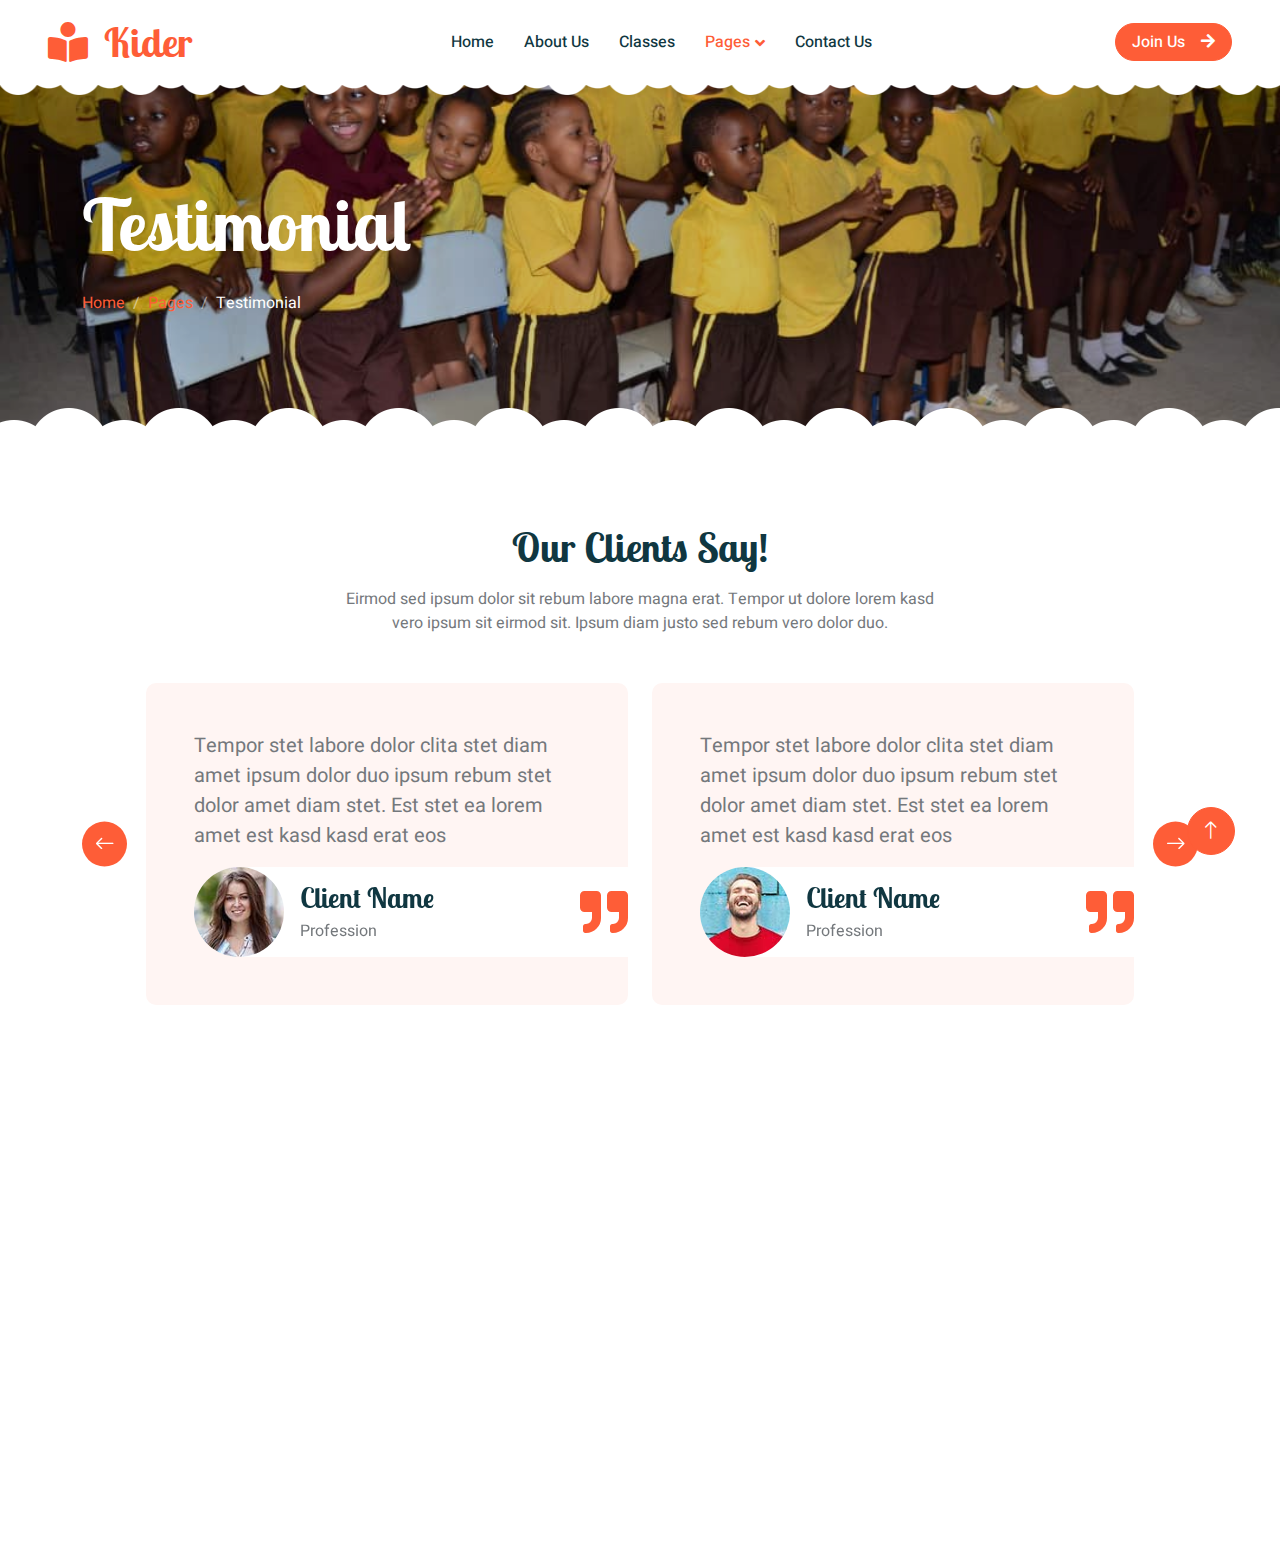
<file: testimonial.html>
<!DOCTYPE html>
<html lang="en">

<head>
    <meta charset="utf-8">
    <title>Kider - Preschool Website Template</title>
    <meta content="width=device-width, initial-scale=1.0" name="viewport">
    <meta content="" name="keywords">
    <meta content="" name="description">

    <!-- Favicon -->
    <link href="img/favicon.ico" rel="icon">

    <!-- Google Web Fonts -->
    <link rel="preconnect" href="https://fonts.googleapis.com">
    <link rel="preconnect" href="https://fonts.gstatic.com" crossorigin>
    <link href="https://fonts.googleapis.com/css2?family=Heebo:wght@400;500;600&family=Inter:wght@600&family=Lobster+Two:wght@700&display=swap" rel="stylesheet">
    
    <!-- Icon Font Stylesheet -->
    <link href="https://cdnjs.cloudflare.com/ajax/libs/font-awesome/5.10.0/css/all.min.css" rel="stylesheet">
    <link href="https://cdn.jsdelivr.net/npm/bootstrap-icons@1.4.1/font/bootstrap-icons.css" rel="stylesheet">

    <!-- Libraries Stylesheet -->
    <link href="lib/animate/animate.min.css" rel="stylesheet">
    <link href="lib/owlcarousel/assets/owl.carousel.min.css" rel="stylesheet">

    <!-- Customized Bootstrap Stylesheet -->
    <link href="css/bootstrap.min.css" rel="stylesheet">

    <!-- Template Stylesheet -->
    <link href="css/style.css" rel="stylesheet">
</head>

<body>
    <div class="container-xxl bg-white p-0">
        <!-- Spinner Start -->
        <div id="spinner" class="show bg-white position-fixed translate-middle w-100 vh-100 top-50 start-50 d-flex align-items-center justify-content-center">
            <div class="spinner-border text-primary" style="width: 3rem; height: 3rem;" role="status">
                <span class="sr-only">Loading...</span>
            </div>
        </div>
        <!-- Spinner End -->


        <!-- Navbar Start -->
        <nav class="navbar navbar-expand-lg bg-white navbar-light sticky-top px-4 px-lg-5 py-lg-0">
            <a href="index.html" class="navbar-brand">
                <h1 class="m-0 text-primary"><i class="fa fa-book-reader me-3"></i>Kider</h1>
            </a>
            <button type="button" class="navbar-toggler" data-bs-toggle="collapse" data-bs-target="#navbarCollapse">
                <span class="navbar-toggler-icon"></span>
            </button>
            <div class="collapse navbar-collapse" id="navbarCollapse">
                <div class="navbar-nav mx-auto">
                    <a href="index.html" class="nav-item nav-link">Home</a>
                    <a href="about.html" class="nav-item nav-link">About Us</a>
                    <a href="classes.html" class="nav-item nav-link">Classes</a>
                    <div class="nav-item dropdown">
                        <a href="#" class="nav-link dropdown-toggle active" data-bs-toggle="dropdown">Pages</a>
                        <div class="dropdown-menu rounded-0 rounded-bottom border-0 shadow-sm m-0">
                            <a href="facility.html" class="dropdown-item">School Facilities</a>
                            <a href="team.html" class="dropdown-item">Popular Teachers</a>
                            <a href="call-to-action.html" class="dropdown-item">Become A Teachers</a>
                            <a href="appointment.html" class="dropdown-item">Make Appointment</a>
                            <a href="testimonial.html" class="dropdown-item active">Testimonial</a>
                            <a href="404.html" class="dropdown-item">404 Error</a>
                        </div>
                    </div>
                    <a href="contact.html" class="nav-item nav-link">Contact Us</a>
                </div>
                <a href="" class="btn btn-primary rounded-pill px-3 d-none d-lg-block">Join Us<i class="fa fa-arrow-right ms-3"></i></a>
            </div>
        </nav>
        <!-- Navbar End -->


        <!-- Page Header End -->
        <div class="container-xxl py-5 page-header position-relative mb-5">
            <div class="container py-5">
                <h1 class="display-2 text-white animated slideInDown mb-4">Testimonial</h1>
                <nav aria-label="breadcrumb animated slideInDown">
                    <ol class="breadcrumb">
                        <li class="breadcrumb-item"><a href="#">Home</a></li>
                        <li class="breadcrumb-item"><a href="#">Pages</a></li>
                        <li class="breadcrumb-item text-white active" aria-current="page">Testimonial</li>
                    </ol>
                </nav>
            </div>
        </div>
        <!-- Page Header End -->


        <!-- Testimonial Start -->
        <div class="container-xxl py-5">
            <div class="container">
                <div class="text-center mx-auto mb-5 wow fadeInUp" data-wow-delay="0.1s" style="max-width: 600px;">
                    <h1 class="mb-3">Our Clients Say!</h1>
                    <p>Eirmod sed ipsum dolor sit rebum labore magna erat. Tempor ut dolore lorem kasd vero ipsum sit eirmod sit. Ipsum diam justo sed rebum vero dolor duo.</p>
                </div>
                <div class="owl-carousel testimonial-carousel wow fadeInUp" data-wow-delay="0.1s">
                    <div class="testimonial-item bg-light rounded p-5">
                        <p class="fs-5">Tempor stet labore dolor clita stet diam amet ipsum dolor duo ipsum rebum stet dolor amet diam stet. Est stet ea lorem amet est kasd kasd erat eos</p>
                        <div class="d-flex align-items-center bg-white me-n5" style="border-radius: 50px 0 0 50px;">
                            <img class="img-fluid flex-shrink-0 rounded-circle" src="img/testimonial-1.jpg" style="width: 90px; height: 90px;">
                            <div class="ps-3">
                                <h3 class="mb-1">Client Name</h3>
                                <span>Profession</span>
                            </div>
                            <i class="fa fa-quote-right fa-3x text-primary ms-auto d-none d-sm-flex"></i>
                        </div>
                    </div>
                    <div class="testimonial-item bg-light rounded p-5">
                        <p class="fs-5">Tempor stet labore dolor clita stet diam amet ipsum dolor duo ipsum rebum stet dolor amet diam stet. Est stet ea lorem amet est kasd kasd erat eos</p>
                        <div class="d-flex align-items-center bg-white me-n5" style="border-radius: 50px 0 0 50px;">
                            <img class="img-fluid flex-shrink-0 rounded-circle" src="img/testimonial-2.jpg" style="width: 90px; height: 90px;">
                            <div class="ps-3">
                                <h3 class="mb-1">Client Name</h3>
                                <span>Profession</span>
                            </div>
                            <i class="fa fa-quote-right fa-3x text-primary ms-auto d-none d-sm-flex"></i>
                        </div>
                    </div>
                    <div class="testimonial-item bg-light rounded p-5">
                        <p class="fs-5">Tempor stet labore dolor clita stet diam amet ipsum dolor duo ipsum rebum stet dolor amet diam stet. Est stet ea lorem amet est kasd kasd erat eos</p>
                        <div class="d-flex align-items-center bg-white me-n5" style="border-radius: 50px 0 0 50px;">
                            <img class="img-fluid flex-shrink-0 rounded-circle" src="img/testimonial-3.jpg" style="width: 90px; height: 90px;">
                            <div class="ps-3">
                                <h3 class="mb-1">Client Name</h3>
                                <span>Profession</span>
                            </div>
                            <i class="fa fa-quote-right fa-3x text-primary ms-auto d-none d-sm-flex"></i>
                        </div>
                    </div>
                </div>
            </div>
        </div>
        <!-- Testimonial End -->


        <!-- Footer Start -->
        <div class="container-fluid bg-dark text-white-50 footer pt-5 mt-5 wow fadeIn" data-wow-delay="0.1s">
            <div class="container py-5">
                <div class="row g-5">
                    <div class="col-lg-3 col-md-6">
                        <h3 class="text-white mb-4">Get In Touch</h3>
                        <p class="mb-2"><i class="fa fa-map-marker-alt me-3"></i>123 Street, New York, USA</p>
                        <p class="mb-2"><i class="fa fa-phone-alt me-3"></i>+012 345 67890</p>
                        <p class="mb-2"><i class="fa fa-envelope me-3"></i>info@example.com</p>
                        <div class="d-flex pt-2">
                            <a class="btn btn-outline-light btn-social" href=""><i class="fab fa-twitter"></i></a>
                            <a class="btn btn-outline-light btn-social" href=""><i class="fab fa-facebook-f"></i></a>
                            <a class="btn btn-outline-light btn-social" href=""><i class="fab fa-youtube"></i></a>
                            <a class="btn btn-outline-light btn-social" href=""><i class="fab fa-linkedin-in"></i></a>
                        </div>
                    </div>
                    <div class="col-lg-3 col-md-6">
                        <h3 class="text-white mb-4">Quick Links</h3>
                        <a class="btn btn-link text-white-50" href="">About Us</a>
                        <a class="btn btn-link text-white-50" href="">Contact Us</a>
                        <a class="btn btn-link text-white-50" href="">Our Services</a>
                        <a class="btn btn-link text-white-50" href="">Privacy Policy</a>
                        <a class="btn btn-link text-white-50" href="">Terms & Condition</a>
                    </div>
                    <div class="col-lg-3 col-md-6">
                        <h3 class="text-white mb-4">Photo Gallery</h3>
                        <div class="row g-2 pt-2">
                            <div class="col-4">
                                <img class="img-fluid rounded bg-light p-1" src="img/classes-1.jpg" alt="">
                            </div>
                            <div class="col-4">
                                <img class="img-fluid rounded bg-light p-1" src="img/classes-2.jpg" alt="">
                            </div>
                            <div class="col-4">
                                <img class="img-fluid rounded bg-light p-1" src="img/classes-3.jpg" alt="">
                            </div>
                            <div class="col-4">
                                <img class="img-fluid rounded bg-light p-1" src="img/classes-4.jpg" alt="">
                            </div>
                            <div class="col-4">
                                <img class="img-fluid rounded bg-light p-1" src="img/classes-5.jpg" alt="">
                            </div>
                            <div class="col-4">
                                <img class="img-fluid rounded bg-light p-1" src="img/classes-6.jpg" alt="">
                            </div>
                        </div>
                    </div>
                    <div class="col-lg-3 col-md-6">
                        <h3 class="text-white mb-4">Newsletter</h3>
                        <p>Dolor amet sit justo amet elitr clita ipsum elitr est.</p>
                        <div class="position-relative mx-auto" style="max-width: 400px;">
                            <input class="form-control bg-transparent w-100 py-3 ps-4 pe-5" type="text" placeholder="Your email">
                            <button type="button" class="btn btn-primary py-2 position-absolute top-0 end-0 mt-2 me-2">SignUp</button>
                        </div>
                    </div>
                </div>
            </div>
            <div class="container">
                <div class="copyright">
                    <div class="row">
                        <div class="col-md-6 text-center text-md-start mb-3 mb-md-0">
                            &copy; <a class="border-bottom" href="#">Your Site Name</a>, All Right Reserved. 
							
							<!--/*** This template is free as long as you keep the footer author’s credit link/attribution link/backlink. If you'd like to use the template without the footer author’s credit link/attribution link/backlink, you can purchase the Credit Removal License from "https://htmlcodex.com/credit-removal". Thank you for your support. ***/-->
							Designed By <a class="border-bottom" href="https://htmlcodex.com">HTML Codex</a>
                        </div>
                        <div class="col-md-6 text-center text-md-end">
                            <div class="footer-menu">
                                <a href="">Home</a>
                                <a href="">Cookies</a>
                                <a href="">Help</a>
                                <a href="">FQAs</a>
                            </div>
                        </div>
                    </div>
                </div>
            </div>
        </div>
        <!-- Footer End -->


        <!-- Back to Top -->
        <a href="#" class="btn btn-lg btn-primary btn-lg-square back-to-top"><i class="bi bi-arrow-up"></i></a>
    </div>

    <!-- JavaScript Libraries -->
    <script src="https://code.jquery.com/jquery-3.4.1.min.js"></script>
    <script src="https://cdn.jsdelivr.net/npm/bootstrap@5.0.0/dist/js/bootstrap.bundle.min.js"></script>
    <script src="lib/wow/wow.min.js"></script>
    <script src="lib/easing/easing.min.js"></script>
    <script src="lib/waypoints/waypoints.min.js"></script>
    <script src="lib/owlcarousel/owl.carousel.min.js"></script>

    <!-- Template Javascript -->
    <script src="js/main.js"></script>
</body>

</html>
</file>
<file: css/style.css>
/********** Template CSS **********/
:root {
    --primary: #FE5D37;
    --light: #FFF5F3;
    --dark: #103741;
}

.back-to-top {
    position: fixed;
    display: none;
    right: 45px;
    bottom: 45px;
    z-index: 99;
}


/*** Spinner ***/
#spinner {
    opacity: 0;
    visibility: hidden;
    transition: opacity .5s ease-out, visibility 0s linear .5s;
    z-index: 99999;
}

#spinner.show {
    transition: opacity .5s ease-out, visibility 0s linear 0s;
    visibility: visible;
    opacity: 1;
}

 /* Sidebar Styles */
 .sidebar {
    height: 100%;
    width: 250px; /* Adjust the width as needed */
    position: relative;
    top: 0;
    right: 0;
    background-color: #333; /* Sidebar background color */
    padding-top: 20px;
    color: white;
}

.sidebar a {
    padding: 10px 25px;
    text-decoration: none;
    font-size: 20px;
    color: white;
    display: block;
    transition: 0.3s;
}

.sidebar a:hover {
    background-color: #555; /* Hover color for links */
}

/* Content Container */
.content {
    margin-left: 260px; /* Adjust the margin to accommodate the sidebar width */
    padding: 15px;
}

/*** Button ***/
.btn {
    font-weight: 500;
    transition: .5s;
}

.btn.btn-primary {
    color: #FFFFFF;
}

.btn-square {
    width: 38px;
    height: 38px;
}

.btn-sm-square {
    width: 32px;
    height: 32px;
}

.btn-lg-square {
    width: 48px;
    height: 48px;
}

.btn-square,
.btn-sm-square,
.btn-lg-square {
    padding: 0;
    display: flex;
    align-items: center;
    justify-content: center;
    font-weight: normal;
    border-radius: 50px;
}


/*** Heading ***/
h1,
h2,
h3,
h4,
.h1,
.h2,
.h3,
.h4,
.display-1,
.display-2,
.display-3,
.display-4,
.display-5,
.display-6 {
    font-family: 'Lobster Two', cursive;
    font-weight: 700;
}

h5,
h6,
.h5,
.h6 {
    font-weight: 600;
}

.font-secondary {
    font-family: 'Lobster Two', cursive;
}


/*** Navbar ***/
.logo {
    position: fixed;
    width: 100px; /* Set the width to 100 pixels */
    height: 100px; /* Set the height to 100 pixels */
    
}
.navbar .navbar-nav .nav-link {
    padding: 30px 15px;
    color: var(--dark);
    font-weight: 500;
    outline: none;
}

.navbar .navbar-nav .nav-link:hover,
.navbar .navbar-nav .nav-link.active {
    color: var(--primary);
}

.navbar.sticky-top {
    top: -100px;
    transition: .5s;
}

.navbar .dropdown-toggle::after {
    border: none;
    content: "\f107";
    font-family: "Font Awesome 5 Free";
    font-weight: 900;
    vertical-align: middle;
    margin-left: 5px;
    transition: .5s;
}

.navbar .dropdown-toggle[aria-expanded=true]::after {
    transform: rotate(-180deg);
}

@media (max-width: 991.98px) {
    .navbar .navbar-nav .nav-link  {
        margin-right: 0;
        padding: 10px 0;
    }

    .navbar .navbar-nav {
        margin-top: 15px;
        border-top: 1px solid #EEEEEE;
    }
}

@media (min-width: 992px) {
    .navbar .nav-item .dropdown-menu {
        display: block;
        top: calc(100% - 15px);
        margin-top: 0;
        opacity: 0;
        visibility: hidden;
        transition: .5s;
        
    }

    .navbar .nav-item:hover .dropdown-menu {
        top: 100%;
        visibility: visible;
        transition: .5s;
        opacity: 1;
    }
}


/*** Header ***/
.header-carousel::before,
.header-carousel::after,
.page-header::before,
.page-header::after {
    position: absolute;
    content: "";
    width: 100%;
    height: 10px;
    top: 0;
    left: 0;
    background: url(../img/bg-header-top.png) center center repeat-x;
    z-index: 1;
}

.header-carousel::after,
.page-header::after {
    height: 19px;
    top: auto;
    bottom: 0;
    background: url(../img/bg-header-bottom.png) center center repeat-x;
}

@media (max-width: 768px) {
    .header-carousel .owl-carousel-item {
        position: relative;
        min-height: 500px;
    }
    
    .header-carousel .owl-carousel-item img {
        position: absolute;
        width: 100%;
        height: 100%;
        object-fit: cover;
    }

    .header-carousel .owl-carousel-item p {
        font-size: 16px !important;
        font-weight: 400 !important;
    }

    .header-carousel .owl-carousel-item h1 {
        font-size: 30px;
        font-weight: 600;
    }
}

.header-carousel .owl-nav {
    position: absolute;
    top: 50%;
    right: 8%;
    transform: translateY(-50%);
    display: flex;
    flex-direction: column;
}

.header-carousel .owl-nav .owl-prev,
.header-carousel .owl-nav .owl-next {
    margin: 7px 0;
    width: 45px;
    height: 45px;
    display: flex;
    align-items: center;
    justify-content: center;
    color: #FFFFFF;
    background: transparent;
    border: 1px solid #FFFFFF;
    border-radius: 45px;
    font-size: 22px;
    transition: .5s;
}

.header-carousel .owl-nav .owl-prev:hover,
.header-carousel .owl-nav .owl-next:hover {
    background: var(--primary);
    border-color: var(--primary);
}

.page-header {
    background: linear-gradient(rgba(0, 0, 0, .2), rgba(0, 0, 0, .2)), url(../img/Header-bg.jpg) center center no-repeat;
    background-size: cover;
}

.breadcrumb-item + .breadcrumb-item::before {
    color: rgba(255, 255, 255, .5);
}


/*** Facility ***/
.facility-item .facility-icon {
    position: relative;
    margin: 0 auto;
    width: 100px;
    height: 100px;
    border-radius: 100px;
    display: flex;
    align-items: center;
    justify-content: center;
}

.facility-item .facility-icon::before {
    position: absolute;
    content: "";
    width: 100%;
    height: 100%;
    top: 0;
    left: 0;
    background: rgba(255, 255, 255, .9);
    transition: .5s;
    z-index: 1;
}

.facility-item .facility-icon span {
    position: absolute;
    content: "";
    width: 15px;
    height: 30px;
    top: 0;
    left: 0;
    border-radius: 50%;
}

.facility-item .facility-icon span:last-child {
    left: auto;
    right: 0;
}

.facility-item .facility-icon i {
    position: relative;
    z-index: 2;
}

.facility-item .facility-text {
    position: relative;
    min-height: 250px;
    padding: 30px;
    border-radius: 100%;
    display: flex;
    text-align: center;
    justify-content: center;
    flex-direction: column;
}

.facility-item .facility-text::before {
    position: absolute;
    content: "";
    width: 100%;
    height: 100%;
    top: 0;
    left: 0;
    background: rgba(255, 255, 255, .9);
    transition: .5s;
    z-index: 1;
}

.facility-item .facility-text * {
    position: relative;
    z-index: 2;
}

.facility-item:hover .facility-icon::before,
.facility-item:hover .facility-text::before {
    background: transparent;
}

.facility-item * {
    transition: .5s;
}

.facility-item:hover * {
    color: #FFFFFF !important;
}


/*** About ***/
.about-img img {
    transition: .5s;
}

.about-img img:hover {
    background: var(--primary) !important;
}


/*** Classes ***/
.classes-item {
    transition: .5s;
}

.classes-item:hover {
    margin-top: -10px;
}


/*** Team ***/
.team-item .team-text {
    position: absolute;
    width: 250px;
    height: 250px;
    bottom: 0;
    right: 0;
    display: flex;
    align-items: center;
    justify-content: center;
    flex-direction: column;
    background: #FFFFFF;
    border: 17px solid var(--light);
    border-radius: 250px;
    transition: .5s;
}

.team-item:hover .team-text {
    border-color: var(--primary);
}


/*** Testimonial ***/
.testimonial-carousel {
    padding-left: 1.5rem;
    padding-right: 1.5rem;
}

@media (min-width: 576px) {
    .testimonial-carousel {
        padding-left: 4rem;
        padding-right: 4rem;
    }
}

.testimonial-carousel .testimonial-item .border {
    border: 1px dashed rgba(0, 185, 142, .3) !important;
}

.testimonial-carousel .owl-nav {
    position: absolute;
    width: 100%;
    height: 45px;
    top: 50%;
    left: 0;
    transform: translateY(-50%);
    display: flex;
    justify-content: space-between;
    z-index: 1;
}

.testimonial-carousel .owl-nav .owl-prev,
.testimonial-carousel .owl-nav .owl-next {
    position: relative;
    width: 45px;
    height: 45px;
    display: flex;
    align-items: center;
    justify-content: center;
    color: #FFFFFF;
    background: var(--primary);
    border-radius: 45px;
    font-size: 20px;
    transition: .5s;
}

.testimonial-carousel .owl-nav .owl-prev:hover,
.testimonial-carousel .owl-nav .owl-next:hover {
    background: var(--dark);
}


/*** Footer ***/
.footer .btn.btn-social {
    margin-right: 5px;
    width: 45px;
    height: 45px;
    display: flex;
    align-items: center;
    justify-content: center;
    color: #FFFFFF;
    border: 1px solid rgba(255,255,255,0.5);
    border-radius: 45px;
    transition: .3s;
}

.footer .btn.btn-social:hover {
    border-color: var(--primary);
    background: var(--primary);
}

.footer .btn.btn-link {
    display: block;
    margin-bottom: 5px;
    padding: 0;
    text-align: left;
    font-size: 16px;
    font-weight: normal;
    text-transform: capitalize;
    transition: .3s;
}

.footer .btn.btn-link::before {
    position: relative;
    content: "\f105";
    font-family: "Font Awesome 5 Free";
    font-weight: 900;
    margin-right: 10px;
}

.footer .btn.btn-link:hover {
    color: var(--primary) !important;
    letter-spacing: 1px;
    box-shadow: none;
}

.footer .form-control {
    border-color: rgba(255,255,255,0.5);
}

.footer .copyright {
    padding: 25px 0;
    font-size: 15px;
    border-top: 1px solid rgba(256, 256, 256, .1);
}

.footer .copyright a {
    color: #FFFFFF;
}

.footer .footer-menu a {
    margin-right: 15px;
    padding-right: 15px;
    border-right: 1px solid rgba(255, 255, 255, .1);
}

.footer .copyright a:hover,
.footer .footer-menu a:hover {
    color: var(--primary) !important;
}

.footer .footer-menu a:last-child {
    margin-right: 0;
    padding-right: 0;
    border-right: none;
}
</file>
